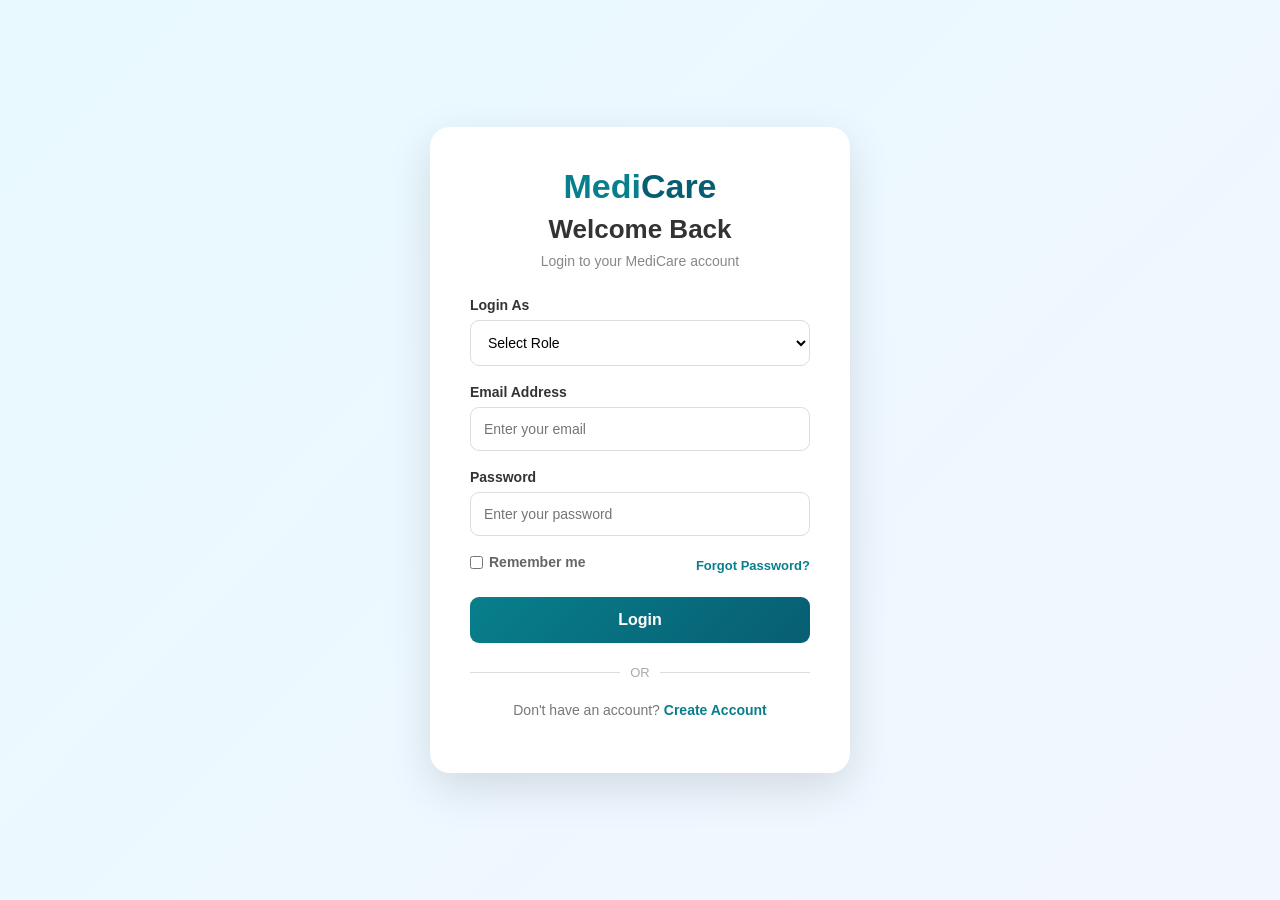
<file: index.html>
<!DOCTYPE html>
<html lang="en">
<head>
    <meta charset="UTF-8">
    <meta name="viewport" content="width=device-width, initial-scale=1.0">

    <title>MediCare - Login</title>

    <style>
        * {
            margin: 0;
            padding: 0;
            box-sizing: border-box;
            font-family: Arial, sans-serif;
        }

        body {
            min-height: 100vh;
            display: flex;
            justify-content: center;
            align-items: center;
            background: linear-gradient(135deg, #e8faff, #f2f6ff);
        }

        .login-container {
            width: 420px;
            max-width: 92%;
            background: white;
            padding: 40px;
            border-radius: 20px;
            box-shadow: 0 15px 45px rgba(0, 0, 0, 0.12);
        }

        .logo {
            text-align: center;
            font-size: 34px;
            font-weight: bold;
            color: #087f8c;
            margin-bottom: 8px;
        }

        .logo span {
            color: #075e72;
        }

        .welcome {
            text-align: center;
            color: #333;
            font-size: 26px;
            margin-bottom: 8px;
        }

        .subtitle {
            text-align: center;
            color: #888;
            font-size: 14px;
            margin-bottom: 28px;
        }

        .input-group {
            margin-bottom: 18px;
        }

        label {
            display: block;
            color: #333;
            font-weight: bold;
            font-size: 14px;
            margin-bottom: 7px;
        }

        input,
        select {
            width: 100%;
            padding: 13px;
            border: 1px solid #ddd;
            border-radius: 9px;
            outline: none;
            font-size: 14px;
            background: white;
        }

        input:focus,
        select:focus {
            border-color: #087f8c;
            box-shadow: 0 0 0 3px rgba(8, 127, 140, 0.08);
        }

        .options {
            display: flex;
            justify-content: space-between;
            align-items: center;
            margin: 5px 0 20px;
            font-size: 13px;
        }

        .remember {
            display: flex;
            align-items: center;
            gap: 6px;
            color: #666;
        }

        .remember input {
            width: auto;
        }

        a {
            color: #087f8c;
            text-decoration: none;
            font-weight: bold;
        }

        .login-btn {
            width: 100%;
            padding: 14px;
            border: none;
            border-radius: 9px;
            background: linear-gradient(135deg, #087f8c, #075e72);
            color: white;
            font-size: 16px;
            font-weight: bold;
            cursor: pointer;
            transition: 0.3s;
        }

        .login-btn:hover {
            transform: translateY(-2px);
            box-shadow: 0 7px 18px rgba(8, 127, 140, 0.25);
        }

        .divider {
            display: flex;
            align-items: center;
            gap: 10px;
            margin: 22px 0;
            color: #aaa;
            font-size: 13px;
        }

        .divider::before,
        .divider::after {
            content: "";
            height: 1px;
            background: #ddd;
            flex: 1;
        }

        .google-btn {
            width: 100%;
            padding: 13px;
            border: 1px solid #ddd;
            border-radius: 9px;
            background: white;
            color: #333;
            font-size: 14px;
            cursor: pointer;
        }

        .google-btn:hover {
            background: #f8f8f8;
        }

        .register {
            text-align: center;
            margin-top: 22px;
            color: #777;
            font-size: 14px;
        }

        #message {
            text-align: center;
            margin-top: 15px;
            font-size: 13px;
            font-weight: bold;
        }

        /* FORGOT PASSWORD MODAL */

        .modal {
            display: none;
            position: fixed;
            inset: 0;
            background: rgba(0, 0, 0, 0.5);
            justify-content: center;
            align-items: center;
        }

        .modal-box {
            width: 380px;
            max-width: 90%;
            background: white;
            padding: 30px;
            border-radius: 18px;
        }

        .modal-box h3 {
            color: #075e72;
            margin-bottom: 10px;
        }

        .modal-box p {
            color: #777;
            font-size: 14px;
            margin-bottom: 18px;
        }

        .close {
            float: right;
            font-size: 25px;
            color: #777;
            cursor: pointer;
        }

        .reset-btn {
            width: 100%;
            margin-top: 15px;
            padding: 12px;
            border: none;
            border-radius: 8px;
            background: #087f8c;
            color: white;
            cursor: pointer;
            font-weight: bold;
        }

        @media (max-width: 450px) {
            .login-container {
                padding: 30px 22px;
            }
        }
    </style>
</head>

<body>

<div class="login-container">

    <div class="logo">
        Medi<span>Care</span>
    </div>

    <h2 class="welcome">Welcome Back</h2>

    <p class="subtitle">
        Login to your MediCare account
    </p>

    <form id="loginForm">

        <!-- ROLE -->

        <div class="input-group">
            <label>Login As</label>

            <select id="role" required>
                <option value="">Select Role</option>
                <option value="patient">Patient</option>
                <option value="doctor">Doctor</option>
                <option value="admin">Admin</option>
            </select>
        </div>

        <!-- EMAIL -->

        <div class="input-group">
            <label>Email Address</label>

            <input
                type="email"
                id="email"
                placeholder="Enter your email"
                required
            >
        </div>

        <!-- PASSWORD -->

        <div class="input-group">
            <label>Password</label>

            <input
                type="password"
                id="password"
                placeholder="Enter your password"
                required
            >
        </div>

        <!-- OPTIONS -->

        <div class="options">

            <label class="remember">
                <input type="checkbox" id="remember">
                Remember me
            </label>

            <a href="#" onclick="forgotPassword(event)">
                Forgot Password?
            </a>

        </div>

        <button type="submit" class="login-btn">
            Login
        </button>

    </form>

    <div class="divider">
        OR
    </div>

    

    <div class="register">
        Don't have an account?
        <a href="register.html">
            Create Account
        </a>
    </div>

    <p id="message"></p>

</div>


<!-- FORGOT PASSWORD -->

<div class="modal" id="forgotModal">

    <div class="modal-box">

        <span class="close" onclick="closeForgot()">
            ×
        </span>

        <h3>Reset Password</h3>

        <p>
            Enter your registered email address.
        </p>

        <input
            type="email"
            id="resetEmail"
            placeholder="Enter email address"
        >

        <button class="reset-btn" onclick="resetPassword()">
            Send Reset Link
        </button>

    </div>

</div>


<script>

    // LOGIN

    document.getElementById("loginForm").addEventListener("submit", function(e) {

        e.preventDefault();

        const role = document.getElementById("role").value;
        const email = document.getElementById("email").value;
        const password = document.getElementById("password").value;
        const remember = document.getElementById("remember").checked;
        const message = document.getElementById("message");

        if (!role || !email || !password) {

            message.style.color = "red";
            message.textContent = "Please fill all fields.";

            return;
        }

        localStorage.setItem("medicareUser", email);
        localStorage.setItem("medicareRole", role);

        if (remember) {
            localStorage.setItem("rememberMe", "true");
        }

        message.style.color = "green";
        message.textContent = "Login successful!";

        setTimeout(() => {
            window.location.href = "dashboard.html";
        }, 1000);

    });


    // GOOGLE LOGIN

    function googleLogin() {

        alert("Google Login will be connected later.");

    }


    // FORGOT PASSWORD

    function forgotPassword(event) {

        event.preventDefault();

        document.getElementById("forgotModal").style.display = "flex";

    }


    function closeForgot() {

        document.getElementById("forgotModal").style.display = "none";

    }


    function resetPassword() {

        const email = document.getElementById("resetEmail").value;

        if (!email) {

            alert("Please enter your email.");

            return;
        }

        alert("Password reset link sent to " + email);

        closeForgot();

    }

</script>

</body>
</html>
</file>
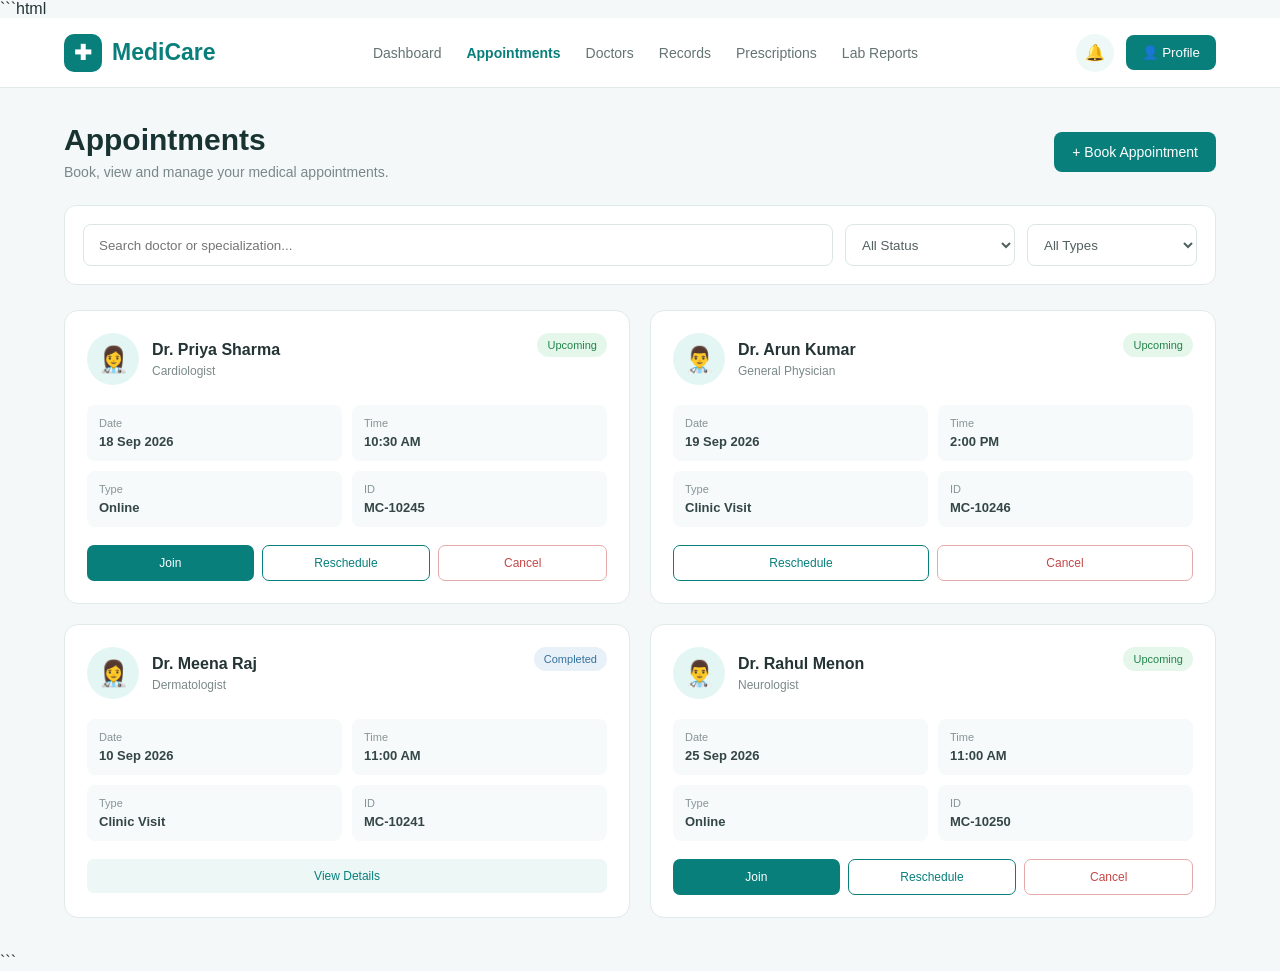
<file: appointments.html>
```html
<!DOCTYPE html>
<html lang="en">
<head>
<meta charset="UTF-8">
<meta name="viewport" content="width=device-width, initial-scale=1.0">
<title>MediCare - Appointments</title>

<style>
*{
    margin:0;
    padding:0;
    box-sizing:border-box;
    font-family:Arial,sans-serif;
}

body{
    background:#f4f8f8;
    color:#243333;
}

/* ================= NAVBAR ================= */

.navbar{
    height:70px;
    background:#ffffff;
    border-bottom:1px solid #e1eaea;
    display:flex;
    align-items:center;
    justify-content:space-between;
    padding:0 5%;
    position:sticky;
    top:0;
    z-index:1000;
}

.logo{
    display:flex;
    align-items:center;
    gap:10px;
    color:#087f7b;
    font-size:23px;
    font-weight:bold;
}

.logo-icon{
    width:38px;
    height:38px;
    background:#087f7b;
    color:white;
    border-radius:10px;
    display:flex;
    align-items:center;
    justify-content:center;
    font-size:21px;
}

.nav-links{
    display:flex;
    align-items:center;
    gap:25px;
}

.nav-links a{
    color:#657373;
    text-decoration:none;
    font-size:14px;
    padding:8px 0;
}

.nav-links a:hover,
.nav-links a.active{
    color:#087f7b;
    font-weight:bold;
}

.nav-right{
    display:flex;
    align-items:center;
    gap:12px;
}

.notification{
    width:38px;
    height:38px;
    border-radius:50%;
    background:#edf8f7;
    display:flex;
    align-items:center;
    justify-content:center;
    cursor:pointer;
}

.profile-btn{
    border:none;
    background:#087f7b;
    color:white;
    padding:10px 16px;
    border-radius:8px;
    cursor:pointer;
}

.profile-btn:hover{
    background:#056663;
}

/* ================= MAIN ================= */

.container{
    width:90%;
    max-width:1200px;
    margin:35px auto;
}

.page-heading{
    display:flex;
    justify-content:space-between;
    align-items:center;
    margin-bottom:25px;
}

.page-heading h1{
    font-size:30px;
    color:#193333;
    margin-bottom:7px;
}

.page-heading p{
    color:#7a8888;
    font-size:14px;
}

.primary-btn{
    background:#087f7b;
    border:none;
    color:white;
    padding:12px 18px;
    border-radius:8px;
    cursor:pointer;
    font-size:14px;
}

.primary-btn:hover{
    background:#056663;
}

/* ================= FILTER BAR ================= */

.filter-box{
    background:white;
    border:1px solid #e1eaea;
    padding:18px;
    border-radius:12px;
    display:flex;
    gap:12px;
    margin-bottom:25px;
}

.search-box{
    flex:1;
    position:relative;
}

.search-box input{
    width:100%;
    height:42px;
    border:1px solid #dce6e6;
    border-radius:8px;
    padding:0 15px;
    outline:none;
}

.filter-box select{
    height:42px;
    min-width:170px;
    border:1px solid #dce6e6;
    border-radius:8px;
    padding:0 12px;
    background:white;
    color:#526060;
    outline:none;
}

/* ================= APPOINTMENT GRID ================= */

.appointment-grid{
    display:grid;
    grid-template-columns:repeat(2,1fr);
    gap:20px;
}

.appointment-card{
    background:white;
    border:1px solid #e1eaea;
    border-radius:14px;
    padding:22px;
    transition:0.25s;
}

.appointment-card:hover{
    transform:translateY(-3px);
    box-shadow:0 10px 25px rgba(0,80,80,0.08);
}

.card-top{
    display:flex;
    justify-content:space-between;
    align-items:flex-start;
    margin-bottom:20px;
}

.doctor-info{
    display:flex;
    align-items:center;
    gap:13px;
}

.doctor-img{
    width:52px;
    height:52px;
    border-radius:50%;
    background:#e4f6f4;
    display:flex;
    align-items:center;
    justify-content:center;
    font-size:25px;
}

.doctor-info h3{
    font-size:16px;
    margin-bottom:5px;
}

.doctor-info p{
    font-size:12px;
    color:#7c8989;
}

.status{
    padding:6px 10px;
    border-radius:20px;
    font-size:11px;
    background:#e5f7eb;
    color:#23844a;
}

.status.completed{
    background:#e9f1f8;
    color:#32709c;
}

.status.cancelled{
    background:#fdeaea;
    color:#c34848;
}

.details{
    display:grid;
    grid-template-columns:1fr 1fr;
    gap:10px;
    margin-bottom:18px;
}

.detail{
    background:#f7fafa;
    padding:12px;
    border-radius:8px;
}

.detail span{
    display:block;
    color:#879494;
    font-size:11px;
    margin-bottom:5px;
}

.detail strong{
    font-size:13px;
    color:#344646;
}

.card-actions{
    display:flex;
    gap:8px;
}

.card-actions button{
    flex:1;
    padding:10px 5px;
    border-radius:7px;
    font-size:12px;
    cursor:pointer;
}

.join-btn{
    border:none;
    background:#087f7b;
    color:white;
}

.reschedule-btn{
    border:1px solid #087f7b;
    color:#087f7b;
    background:white;
}

.cancel-btn{
    border:1px solid #e4aaaa;
    color:#c34848;
    background:white;
}

.details-btn{
    border:none;
    background:#edf7f6;
    color:#087f7b;
}

/* ================= EMPTY MESSAGE ================= */

.empty{
    display:none;
    background:white;
    border:1px solid #e1eaea;
    border-radius:12px;
    padding:50px;
    text-align:center;
    color:#7b8989;
}

.empty-icon{
    font-size:40px;
    margin-bottom:12px;
}

/* ================= MODAL ================= */

.modal{
    display:none;
    position:fixed;
    inset:0;
    background:rgba(0,0,0,0.45);
    align-items:center;
    justify-content:center;
    padding:20px;
    z-index:2000;
}

.modal-box{
    width:100%;
    max-width:500px;
    background:white;
    border-radius:15px;
    padding:25px;
    max-height:90vh;
    overflow-y:auto;
}

.modal-header{
    display:flex;
    justify-content:space-between;
    align-items:center;
    margin-bottom:20px;
}

.modal-header h2{
    font-size:21px;
}

.close{
    border:none;
    background:none;
    font-size:26px;
    cursor:pointer;
    color:#777;
}

.form-group{
    margin-bottom:15px;
}

.form-group label{
    display:block;
    font-size:13px;
    margin-bottom:7px;
    color:#445454;
}

.form-group input,
.form-group select{
    width:100%;
    height:43px;
    border:1px solid #dce6e6;
    border-radius:8px;
    padding:0 12px;
    outline:none;
}

.form-group input:focus,
.form-group select:focus,
.search-box input:focus{
    border-color:#087f7b;
}

.submit-btn{
    width:100%;
    height:44px;
    border:none;
    background:#087f7b;
    color:white;
    border-radius:8px;
    cursor:pointer;
    font-size:14px;
}

.submit-btn:hover{
    background:#056663;
}

/* ================= TOAST ================= */

.toast{
    position:fixed;
    right:25px;
    bottom:25px;
    background:#173b3a;
    color:white;
    padding:14px 18px;
    border-radius:9px;
    font-size:13px;
    display:none;
    z-index:3000;
    box-shadow:0 8px 25px rgba(0,0,0,0.2);
}

/* ================= RESPONSIVE ================= */

@media(max-width:1000px){

    .nav-links{
        gap:13px;
    }

    .appointment-grid{
        grid-template-columns:1fr;
    }
}

@media(max-width:750px){

    .navbar{
        padding:0 4%;
    }

    .nav-links{
        display:none;
    }

    .container{
        width:92%;
    }

    .page-heading{
        flex-direction:column;
        align-items:flex-start;
        gap:15px;
    }

    .filter-box{
        flex-direction:column;
    }

    .filter-box select{
        width:100%;
    }
}

@media(max-width:500px){

    .logo{
        font-size:20px;
    }

    .profile-btn{
        padding:9px 11px;
    }

    .details{
        grid-template-columns:1fr;
    }

    .card-actions{
        flex-wrap:wrap;
    }

    .card-actions button{
        min-width:30%;
    }
}
</style>
</head>

<body>

<!-- ================= NAVBAR ================= -->

<nav class="navbar">

    <div class="logo">
        <div class="logo-icon">✚</div>
        MediCare
    </div>

    <div class="nav-links">

        <a href="dashboard.html">Dashboard</a>

        <a href="appointments.html" class="active">
            Appointments
        </a>

        <a href="doctors.html">
            Doctors
        </a>

        <a href="records.html">
            Records
        </a>

        <a href="prescriptions.html">
            Prescriptions
        </a>

        <a href="lab-reports.html">
            Lab Reports
        </a>

    </div>

    <div class="nav-right">

        <div class="notification"
             onclick="showNotifications()">
            🔔
        </div>

        <button class="profile-btn"
                onclick="goProfile()">
            👤 Profile
        </button>

    </div>

</nav>


<!-- ================= MAIN ================= -->

<main class="container">

    <div class="page-heading">

        <div>
            <h1>Appointments</h1>
            <p>Book, view and manage your medical appointments.</p>
        </div>

        <button class="primary-btn"
                onclick="openBooking()">
            + Book Appointment
        </button>

    </div>


    <!-- ================= FILTER ================= -->

    <div class="filter-box">

        <div class="search-box">

            <input
                type="text"
                id="searchInput"
                placeholder="Search doctor or specialization..."
                oninput="filterAppointments()">

        </div>

        <select id="statusFilter"
                onchange="filterAppointments()">

            <option value="all">
                All Status
            </option>

            <option value="upcoming">
                Upcoming
            </option>

            <option value="completed">
                Completed
            </option>

            <option value="cancelled">
                Cancelled
            </option>

        </select>

        <select id="typeFilter"
                onchange="filterAppointments()">

            <option value="all">
                All Types
            </option>

            <option value="online">
                Online
            </option>

            <option value="clinic">
                Clinic Visit
            </option>

        </select>

    </div>


    <!-- ================= APPOINTMENTS ================= -->

    <div class="appointment-grid"
         id="appointmentGrid">


        <!-- CARD 1 -->

        <div class="appointment-card"
             data-doctor="Dr. Priya Sharma"
             data-specialization="Cardiologist"
             data-status="upcoming"
             data-type="online">

            <div class="card-top">

                <div class="doctor-info">

                    <div class="doctor-img">
                        👩‍⚕️
                    </div>

                    <div>
                        <h3>Dr. Priya Sharma</h3>
                        <p>Cardiologist</p>
                    </div>

                </div>

                <span class="status">
                    Upcoming
                </span>

            </div>


            <div class="details">

                <div class="detail">
                    <span>Date</span>
                    <strong>18 Sep 2026</strong>
                </div>

                <div class="detail">
                    <span>Time</span>
                    <strong>10:30 AM</strong>
                </div>

                <div class="detail">
                    <span>Type</span>
                    <strong>Online</strong>
                </div>

                <div class="detail">
                    <span>ID</span>
                    <strong>MC-10245</strong>
                </div>

            </div>


            <div class="card-actions">

                <button class="join-btn"
                        onclick="joinConsultation()">
                    Join
                </button>

                <button class="reschedule-btn"
                        onclick="rescheduleAppointment()">
                    Reschedule
                </button>

                <button class="cancel-btn"
                        onclick="cancelAppointment(this)">
                    Cancel
                </button>

            </div>

        </div>


        <!-- CARD 2 -->

        <div class="appointment-card"
             data-doctor="Dr. Arun Kumar"
             data-specialization="General Physician"
             data-status="upcoming"
             data-type="clinic">

            <div class="card-top">

                <div class="doctor-info">

                    <div class="doctor-img">
                        👨‍⚕️
                    </div>

                    <div>
                        <h3>Dr. Arun Kumar</h3>
                        <p>General Physician</p>
                    </div>

                </div>

                <span class="status">
                    Upcoming
                </span>

            </div>


            <div class="details">

                <div class="detail">
                    <span>Date</span>
                    <strong>19 Sep 2026</strong>
                </div>

                <div class="detail">
                    <span>Time</span>
                    <strong>2:00 PM</strong>
                </div>

                <div class="detail">
                    <span>Type</span>
                    <strong>Clinic Visit</strong>
                </div>

                <div class="detail">
                    <span>ID</span>
                    <strong>MC-10246</strong>
                </div>

            </div>


            <div class="card-actions">

                <button class="reschedule-btn"
                        onclick="rescheduleAppointment()">
                    Reschedule
                </button>

                <button class="cancel-btn"
                        onclick="cancelAppointment(this)">
                    Cancel
                </button>

            </div>

        </div>


        <!-- CARD 3 -->

        <div class="appointment-card"
             data-doctor="Dr. Meena Raj"
             data-specialization="Dermatologist"
             data-status="completed"
             data-type="clinic">

            <div class="card-top">

                <div class="doctor-info">

                    <div class="doctor-img">
                        👩‍⚕️
                    </div>

                    <div>
                        <h3>Dr. Meena Raj</h3>
                        <p>Dermatologist</p>
                    </div>

                </div>

                <span class="status completed">
                    Completed
                </span>

            </div>


            <div class="details">

                <div class="detail">
                    <span>Date</span>
                    <strong>10 Sep 2026</strong>
                </div>

                <div class="detail">
                    <span>Time</span>
                    <strong>11:00 AM</strong>
                </div>

                <div class="detail">
                    <span>Type</span>
                    <strong>Clinic Visit</strong>
                </div>

                <div class="detail">
                    <span>ID</span>
                    <strong>MC-10241</strong>
                </div>

            </div>


            <div class="card-actions">

                <button class="details-btn"
                        onclick="viewAppointment()">
                    View Details
                </button>

            </div>

        </div>


        <!-- CARD 4 -->

        <div class="appointment-card"
             data-doctor="Dr. Rahul Menon"
             data-specialization="Neurologist"
             data-status="upcoming"
             data-type="online">

            <div class="card-top">

                <div class="doctor-info">

                    <div class="doctor-img">
                        👨‍⚕️
                    </div>

                    <div>
                        <h3>Dr. Rahul Menon</h3>
                        <p>Neurologist</p>
                    </div>

                </div>

                <span class="status">
                    Upcoming
                </span>

            </div>


            <div class="details">

                <div class="detail">
                    <span>Date</span>
                    <strong>25 Sep 2026</strong>
                </div>

                <div class="detail">
                    <span>Time</span>
                    <strong>11:00 AM</strong>
                </div>

                <div class="detail">
                    <span>Type</span>
                    <strong>Online</strong>
                </div>

                <div class="detail">
                    <span>ID</span>
                    <strong>MC-10250</strong>
                </div>

            </div>


            <div class="card-actions">

                <button class="join-btn"
                        onclick="joinConsultation()">
                    Join
                </button>

                <button class="reschedule-btn"
                        onclick="rescheduleAppointment()">
                    Reschedule
                </button>

                <button class="cancel-btn"
                        onclick="cancelAppointment(this)">
                    Cancel
                </button>

            </div>

        </div>

    </div>


    <div class="empty" id="emptyMessage">

        <div class="empty-icon">
            📅
        </div>

        <h3>No appointments found</h3>

        <p>
            Try changing your search or filter.
        </p>

    </div>

</main>


<!-- ================= BOOKING MODAL ================= -->

<div class="modal" id="bookingModal">

    <div class="modal-box">

        <div class="modal-header">

            <h2>Book Appointment</h2>

            <button class="close"
                    onclick="closeBooking()">
                ×
            </button>

        </div>


        <div class="form-group">

            <label>Doctor</label>

            <select id="doctorSelect">

                <option value="">
                    Select Doctor
                </option>

                <option>
                    Dr. Priya Sharma - Cardiologist
                </option>

                <option>
                    Dr. Arun Kumar - General Physician
                </option>

                <option>
                    Dr. Meena Raj - Dermatologist
                </option>

                <option>
                    Dr. Rahul Menon - Neurologist
                </option>

            </select>

        </div>


        <div class="form-group">

            <label>Date</label>

            <input
                type="date"
                id="bookingDate">

        </div>


        <div class="form-group">

            <label>Time</label>

            <input
                type="time"
                id="bookingTime">

        </div>


        <div class="form-group">

            <label>Consultation Type</label>

            <select id="bookingType">

                <option value="">
                    Select Type
                </option>

                <option value="Online">
                    Online Consultation
                </option>

                <option value="Clinic Visit">
                    Clinic Visit
                </option>

            </select>

        </div>


        <div class="form-group">

            <label>Reason for Visit</label>

            <input
                type="text"
                id="reason"
                placeholder="Enter reason for appointment">

        </div>


        <button class="submit-btn"
                onclick="bookAppointment()">

            Confirm Appointment

        </button>

    </div>

</div>


<!-- ================= TOAST ================= -->

<div class="toast" id="toast"></div>


<script>

/* ================= TOAST ================= */

function showToast(message){

    const toast =
        document.getElementById("toast");

    toast.textContent = message;

    toast.style.display = "block";

    setTimeout(function(){

        toast.style.display = "none";

    },3000);
}


/* ================= BOOKING MODAL ================= */

function openBooking(){

    document.getElementById("bookingModal")
        .style.display = "flex";

}

function closeBooking(){

    document.getElementById("bookingModal")
        .style.display = "none";

}


/* ================= BOOK APPOINTMENT ================= */

function bookAppointment(){

    const doctor =
        document.getElementById("doctorSelect").value;

    const date =
        document.getElementById("bookingDate").value;

    const time =
        document.getElementById("bookingTime").value;

    const type =
        document.getElementById("bookingType").value;

    const reason =
        document.getElementById("reason").value;


    if(
        doctor === "" ||
        date === "" ||
        time === "" ||
        type === "" ||
        reason === ""
    ){

        showToast("Please fill all appointment details.");

        return;
    }


    const appointment = {

        doctor: doctor,
        date: date,
        time: time,
        type: type,
        reason: reason,
        status: "Upcoming"

    };


    let appointments =
        JSON.parse(
            localStorage.getItem("medicareAppointments")
        ) || [];


    appointments.push(appointment);


    localStorage.setItem(
        "medicareAppointments",
        JSON.stringify(appointments)
    );


    closeBooking();


    showToast(
        "Appointment booked successfully!"
    );


    document.getElementById("doctorSelect").value = "";
    document.getElementById("bookingDate").value = "";
    document.getElementById("bookingTime").value = "";
    document.getElementById("bookingType").value = "";
    document.getElementById("reason").value = "";

}


/* ================= SEARCH + FILTER ================= */

function filterAppointments(){

    const search =
        document.getElementById("searchInput")
        .value
        .toLowerCase();

    const status =
        document.getElementById("statusFilter")
        .value;

    const type =
        document.getElementById("typeFilter")
        .value;


    const cards =
        document.querySelectorAll(".appointment-card");


    let visible = 0;


    cards.forEach(function(card){

        const doctor =
            card.dataset.doctor.toLowerCase();

        const specialization =
            card.dataset.specialization.toLowerCase();

        const cardStatus =
            card.dataset.status;

        const cardType =
            card.dataset.type;


        const searchMatch =
            doctor.includes(search) ||
            specialization.includes(search);


        const statusMatch =
            status === "all" ||
            cardStatus === status;


        const typeMatch =
            type === "all" ||
            cardType === type;


        if(
            searchMatch &&
            statusMatch &&
            typeMatch
        ){

            card.style.display = "block";
            visible++;

        }else{

            card.style.display = "none";

        }

    });


    const empty =
        document.getElementById("emptyMessage");


    if(visible === 0){

        empty.style.display = "block";

    }else{

        empty.style.display = "none";

    }

}


/* ================= CANCEL ================= */

function cancelAppointment(button){

    const confirmCancel =
        confirm(
            "Are you sure you want to cancel this appointment?"
        );


    if(!confirmCancel){

        return;

    }


    const card =
        button.closest(".appointment-card");


    card.dataset.status = "cancelled";


    const status =
        card.querySelector(".status");


    status.textContent = "Cancelled";

    status.className =
        "status cancelled";


    button.remove();


    showToast(
        "Appointment cancelled successfully."
    );

}


/* ================= JOIN ================= */

function joinConsultation(){

    showToast(
        "Opening online consultation..."
    );

    setTimeout(function(){

        alert(
            "Online Consultation\n\n" +
            "Your consultation room will open here."
        );

    },500);

}


/* ================= RESCHEDULE ================= */

function rescheduleAppointment(){

    openBooking();

    showToast(
        "Select a new date and time."
    );

}


/* ================= VIEW DETAILS ================= */

function viewAppointment(){

    alert(
        "Appointment Details\n\n" +
        "Doctor: Dr. Meena Raj\n" +
        "Specialization: Dermatologist\n" +
        "Date: 10 Sep 2026\n" +
        "Time: 11:00 AM\n" +
        "Status: Completed"
    );

}


/* ================= NOTIFICATIONS ================= */

function showNotifications(){

    alert(
        "Notifications\n\n" +
        "• Appointment reminder\n" +
        "• New lab report available\n" +
        "• Medicine reminder at 8:00 PM"
    );

}


/* ================= PROFILE ================= */

function goProfile(){

    window.location.href =
        "profile.html";

}


/* ================= CLOSE MODAL ================= */

window.addEventListener(
    "click",
    function(event){

        const modal =
            document.getElementById("bookingModal");

        if(event.target === modal){

            closeBooking();

        }

    }
);


/* ================= ESC KEY ================= */

document.addEventListener(
    "keydown",
    function(event){

        if(event.key === "Escape"){

            closeBooking();

        }

    }
);

</script>

</body>
</html>
```
</file>
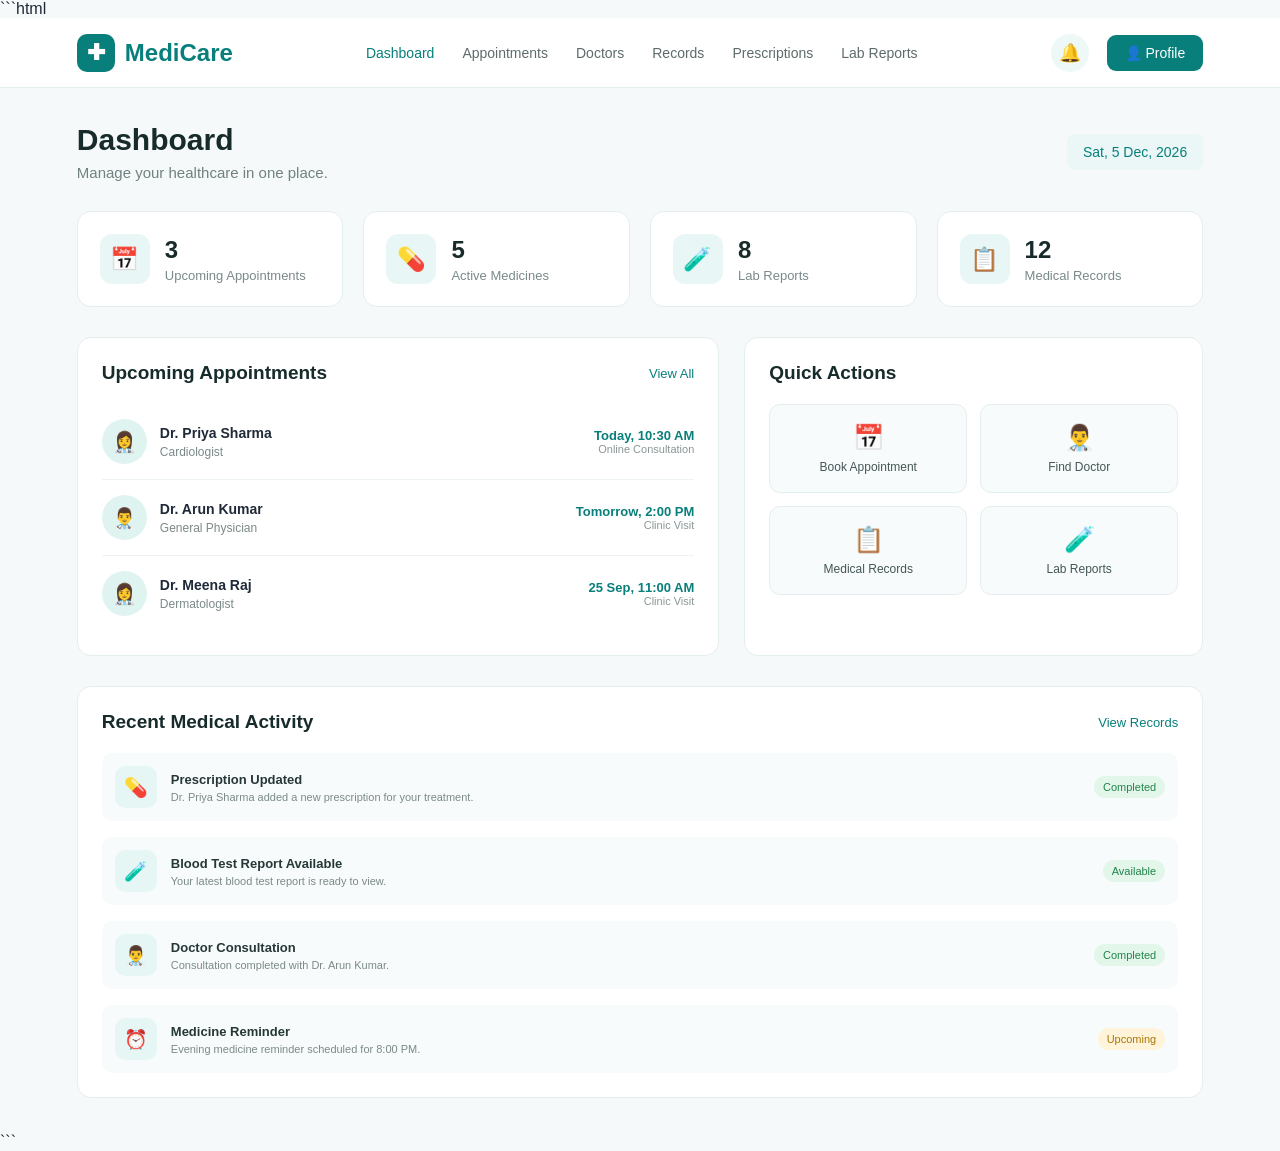
<file: dashboard.html>
```html
<!DOCTYPE html>
<html lang="en">
<head>
    <meta charset="UTF-8">
    <meta name="viewport" content="width=device-width, initial-scale=1.0">
    <title>MediCare - Dashboard</title>

    <style>
        * {
            margin: 0;
            padding: 0;
            box-sizing: border-box;
            font-family: Arial, sans-serif;
        }

        body {
            background: #f5f9f9;
            color: #1f2937;
        }

        /* ================= NAVBAR ================= */

        .navbar {
            height: 70px;
            background: white;
            display: flex;
            align-items: center;
            justify-content: space-between;
            padding: 0 6%;
            border-bottom: 1px solid #e5eeee;
            position: sticky;
            top: 0;
            z-index: 1000;
        }

        .logo {
            display: flex;
            align-items: center;
            gap: 10px;
            font-size: 24px;
            font-weight: bold;
            color: #087f7b;
        }

        .logo-icon {
            width: 38px;
            height: 38px;
            background: #087f7b;
            color: white;
            border-radius: 10px;
            display: flex;
            align-items: center;
            justify-content: center;
            font-size: 22px;
        }

        .nav-links {
            display: flex;
            gap: 28px;
            align-items: center;
        }

        .nav-links a {
            text-decoration: none;
            color: #5f6b6b;
            font-size: 14px;
            font-weight: 500;
            transition: 0.3s;
        }

        .nav-links a:hover,
        .nav-links a.active {
            color: #087f7b;
        }

        .nav-right {
            display: flex;
            align-items: center;
            gap: 18px;
        }

        .notification {
            width: 38px;
            height: 38px;
            border-radius: 50%;
            background: #eef8f7;
            display: flex;
            align-items: center;
            justify-content: center;
            cursor: pointer;
            font-size: 18px;
        }

        .profile-btn {
            background: #087f7b;
            color: white;
            border: none;
            padding: 10px 18px;
            border-radius: 9px;
            cursor: pointer;
            font-size: 14px;
        }

        .profile-btn:hover {
            background: #066865;
        }

        /* ================= MAIN ================= */

        .container {
            width: 88%;
            max-width: 1250px;
            margin: 35px auto;
        }

        .welcome {
            display: flex;
            justify-content: space-between;
            align-items: center;
            margin-bottom: 30px;
        }

        .welcome h1 {
            font-size: 30px;
            color: #172b2b;
            margin-bottom: 7px;
        }

        .welcome p {
            color: #718080;
            font-size: 15px;
        }

        .date {
            color: #087f7b;
            background: #eaf7f6;
            padding: 10px 16px;
            border-radius: 8px;
            font-size: 14px;
        }

        /* ================= STAT CARDS ================= */

        .stats {
            display: grid;
            grid-template-columns: repeat(4, 1fr);
            gap: 20px;
            margin-bottom: 30px;
        }

        .stat-card {
            background: white;
            padding: 22px;
            border-radius: 14px;
            border: 1px solid #e4eeee;
            display: flex;
            align-items: center;
            gap: 15px;
            transition: 0.3s;
        }

        .stat-card:hover {
            transform: translateY(-3px);
            box-shadow: 0 8px 25px rgba(0, 100, 100, 0.08);
        }

        .stat-icon {
            width: 50px;
            height: 50px;
            border-radius: 12px;
            background: #e8f7f6;
            display: flex;
            align-items: center;
            justify-content: center;
            font-size: 23px;
        }

        .stat-card h3 {
            font-size: 24px;
            color: #172b2b;
        }

        .stat-card p {
            color: #7a8989;
            font-size: 13px;
            margin-top: 4px;
        }

        /* ================= GRID ================= */

        .dashboard-grid {
            display: grid;
            grid-template-columns: 1.4fr 1fr;
            gap: 25px;
            margin-bottom: 30px;
        }

        .card {
            background: white;
            border-radius: 14px;
            border: 1px solid #e4eeee;
            padding: 24px;
        }

        .card-header {
            display: flex;
            justify-content: space-between;
            align-items: center;
            margin-bottom: 20px;
        }

        .card-header h2 {
            font-size: 19px;
            color: #172b2b;
        }

        .view-all {
            color: #087f7b;
            font-size: 13px;
            text-decoration: none;
            cursor: pointer;
        }

        /* ================= APPOINTMENTS ================= */

        .appointment {
            display: flex;
            align-items: center;
            justify-content: space-between;
            padding: 15px 0;
            border-bottom: 1px solid #edf2f2;
        }

        .appointment:last-child {
            border-bottom: none;
        }

        .doctor-info {
            display: flex;
            align-items: center;
            gap: 13px;
        }

        .doctor-avatar {
            width: 45px;
            height: 45px;
            border-radius: 50%;
            background: #dff3f1;
            display: flex;
            align-items: center;
            justify-content: center;
            font-size: 20px;
        }

        .doctor-info h4 {
            font-size: 14px;
            margin-bottom: 4px;
        }

        .doctor-info p {
            font-size: 12px;
            color: #7b8989;
        }

        .appointment-time {
            text-align: right;
        }

        .appointment-time strong {
            display: block;
            color: #087f7b;
            font-size: 13px;
        }

        .appointment-time span {
            font-size: 11px;
            color: #8a9696;
        }

        /* ================= QUICK ACTIONS ================= */

        .actions {
            display: grid;
            grid-template-columns: repeat(2, 1fr);
            gap: 13px;
        }

        .action {
            padding: 18px 12px;
            background: #f7fbfb;
            border: 1px solid #e5eeee;
            border-radius: 11px;
            text-align: center;
            cursor: pointer;
            transition: 0.3s;
        }

        .action:hover {
            background: #eaf7f6;
            border-color: #bde1df;
            transform: translateY(-2px);
        }

        .action-icon {
            font-size: 25px;
            margin-bottom: 8px;
        }

        .action p {
            font-size: 12px;
            color: #465656;
            font-weight: 500;
        }

        /* ================= RECENT ACTIVITY ================= */

        .activity-list {
            display: flex;
            flex-direction: column;
            gap: 16px;
        }

        .activity {
            display: flex;
            align-items: center;
            gap: 14px;
            padding: 13px;
            background: #f8fbfb;
            border-radius: 10px;
        }

        .activity-icon {
            width: 42px;
            height: 42px;
            border-radius: 10px;
            background: #e6f6f5;
            display: flex;
            align-items: center;
            justify-content: center;
            font-size: 19px;
            flex-shrink: 0;
        }

        .activity-info {
            flex: 1;
        }

        .activity-info h4 {
            font-size: 13px;
            margin-bottom: 4px;
            color: #263737;
        }

        .activity-info p {
            font-size: 11px;
            color: #7b8989;
        }

        .activity-status {
            font-size: 11px;
            padding: 5px 9px;
            border-radius: 20px;
            background: #e3f6ea;
            color: #21844b;
            white-space: nowrap;
        }

        .activity-status.pending {
            background: #fff4d9;
            color: #a87500;
        }

        /* ================= RESPONSIVE ================= */

        @media (max-width: 1050px) {
            .nav-links {
                gap: 15px;
            }

            .stats {
                grid-template-columns: repeat(2, 1fr);
            }

            .dashboard-grid {
                grid-template-columns: 1fr;
            }
        }

        @media (max-width: 750px) {
            .navbar {
                padding: 0 4%;
            }

            .nav-links {
                display: none;
            }

            .container {
                width: 92%;
            }

            .welcome {
                align-items: flex-start;
                flex-direction: column;
                gap: 12px;
            }

            .welcome h1 {
                font-size: 26px;
            }

            .stats {
                grid-template-columns: 1fr;
            }
        }

        @media (max-width: 450px) {
            .logo {
                font-size: 20px;
            }

            .profile-btn {
                padding: 8px 12px;
            }

            .container {
                margin-top: 25px;
            }

            .card {
                padding: 18px;
            }

            .appointment {
                align-items: flex-start;
                gap: 10px;
            }

            .appointment-time {
                text-align: left;
            }
        }
    </style>
</head>

<body>

    <!-- ================= NAVBAR ================= -->

    <nav class="navbar">

        <div class="logo">
            <div class="logo-icon">✚</div>
            MediCare
        </div>

        <div class="nav-links">
            <a href="dashboard.html" class="active">Dashboard</a>
            <a href="appointments.html">Appointments</a>
            <a href="doctors.html">Doctors</a>
            <a href="records.html">Records</a>
            <a href="prescriptions.html">Prescriptions</a>
            <a href="lab-reports.html">Lab Reports</a>
        </div>

        <div class="nav-right">
            <div class="notification" onclick="showNotifications()">
                🔔
            </div>

            <button class="profile-btn" onclick="openProfile()">
                👤 Profile
            </button>
        </div>

    </nav>


    <!-- ================= MAIN ================= -->

    <main class="container">

        <!-- Welcome -->

        <section class="welcome">

            <div>
                <h1>Dashboard</h1>
                <p>Manage your healthcare in one place.</p>
            </div>

            <div class="date" id="currentDate">
                Today
            </div>

        </section>


        <!-- ================= STATS ================= -->

        <section class="stats">

            <div class="stat-card">
                <div class="stat-icon">📅</div>

                <div>
                    <h3>3</h3>
                    <p>Upcoming Appointments</p>
                </div>
            </div>


            <div class="stat-card">
                <div class="stat-icon">💊</div>

                <div>
                    <h3>5</h3>
                    <p>Active Medicines</p>
                </div>
            </div>


            <div class="stat-card">
                <div class="stat-icon">🧪</div>

                <div>
                    <h3>8</h3>
                    <p>Lab Reports</p>
                </div>
            </div>


            <div class="stat-card">
                <div class="stat-icon">📋</div>

                <div>
                    <h3>12</h3>
                    <p>Medical Records</p>
                </div>
            </div>

        </section>


        <!-- ================= APPOINTMENTS + QUICK ACTIONS ================= -->

        <section class="dashboard-grid">

            <!-- Upcoming Appointments -->

            <div class="card">

                <div class="card-header">
                    <h2>Upcoming Appointments</h2>

                    <a class="view-all"
                       href="appointments.html">
                        View All
                    </a>
                </div>


                <div class="appointment">

                    <div class="doctor-info">

                        <div class="doctor-avatar">
                            👩‍⚕️
                        </div>

                        <div>
                            <h4>Dr. Priya Sharma</h4>
                            <p>Cardiologist</p>
                        </div>

                    </div>

                    <div class="appointment-time">
                        <strong>Today, 10:30 AM</strong>
                        <span>Online Consultation</span>
                    </div>

                </div>


                <div class="appointment">

                    <div class="doctor-info">

                        <div class="doctor-avatar">
                            👨‍⚕️
                        </div>

                        <div>
                            <h4>Dr. Arun Kumar</h4>
                            <p>General Physician</p>
                        </div>

                    </div>

                    <div class="appointment-time">
                        <strong>Tomorrow, 2:00 PM</strong>
                        <span>Clinic Visit</span>
                    </div>

                </div>


                <div class="appointment">

                    <div class="doctor-info">

                        <div class="doctor-avatar">
                            👩‍⚕️
                        </div>

                        <div>
                            <h4>Dr. Meena Raj</h4>
                            <p>Dermatologist</p>
                        </div>

                    </div>

                    <div class="appointment-time">
                        <strong>25 Sep, 11:00 AM</strong>
                        <span>Clinic Visit</span>
                    </div>

                </div>

            </div>


            <!-- Quick Actions -->

            <div class="card">

                <div class="card-header">
                    <h2>Quick Actions</h2>
                </div>

                <div class="actions">

                    <div class="action"
                         onclick="goTo('appointments.html')">
                        <div class="action-icon">📅</div>
                        <p>Book Appointment</p>
                    </div>

                    <div class="action"
                         onclick="goTo('doctors.html')">
                        <div class="action-icon">👨‍⚕️</div>
                        <p>Find Doctor</p>
                    </div>

                    <div class="action"
                         onclick="goTo('records.html')">
                        <div class="action-icon">📋</div>
                        <p>Medical Records</p>
                    </div>

                    <div class="action"
                         onclick="goTo('lab-reports.html')">
                        <div class="action-icon">🧪</div>
                        <p>Lab Reports</p>
                    </div>

                </div>

            </div>

        </section>


        <!-- ================= RECENT MEDICAL ACTIVITY ================= -->

        <section class="card">

            <div class="card-header">

                <h2>Recent Medical Activity</h2>

                <a class="view-all"
                   href="records.html">
                    View Records
                </a>

            </div>


            <div class="activity-list">

                <!-- Activity 1 -->

                <div class="activity">

                    <div class="activity-icon">
                        💊
                    </div>

                    <div class="activity-info">
                        <h4>Prescription Updated</h4>
                        <p>
                            Dr. Priya Sharma added a new prescription
                            for your treatment.
                        </p>
                    </div>

                    <div class="activity-status">
                        Completed
                    </div>

                </div>


                <!-- Activity 2 -->

                <div class="activity">

                    <div class="activity-icon">
                        🧪
                    </div>

                    <div class="activity-info">
                        <h4>Blood Test Report Available</h4>
                        <p>
                            Your latest blood test report is ready
                            to view.
                        </p>
                    </div>

                    <div class="activity-status">
                        Available
                    </div>

                </div>


                <!-- Activity 3 -->

                <div class="activity">

                    <div class="activity-icon">
                        👨‍⚕️
                    </div>

                    <div class="activity-info">
                        <h4>Doctor Consultation</h4>
                        <p>
                            Consultation completed with Dr. Arun Kumar.
                        </p>
                    </div>

                    <div class="activity-status">
                        Completed
                    </div>

                </div>


                <!-- Activity 4 -->

                <div class="activity">

                    <div class="activity-icon">
                        ⏰
                    </div>

                    <div class="activity-info">
                        <h4>Medicine Reminder</h4>
                        <p>
                            Evening medicine reminder scheduled for
                            8:00 PM.
                        </p>
                    </div>

                    <div class="activity-status pending">
                        Upcoming
                    </div>

                </div>

            </div>

        </section>

    </main>


    <!-- ================= JAVASCRIPT ================= -->

    <script>

        // Current date

        const dateElement =
            document.getElementById("currentDate");

        const today = new Date();

        const options = {
            weekday: "short",
            day: "numeric",
            month: "short",
            year: "numeric"
        };

        dateElement.textContent =
            today.toLocaleDateString("en-IN", options);


        // Navigation

        function goTo(page) {
            window.location.href = page;
        }


        // Notifications

        function showNotifications() {

            alert(
                "Notifications\n\n" +
                "• Your blood test report is available.\n" +
                "• Medicine reminder at 8:00 PM.\n" +
                "• Appointment tomorrow at 2:00 PM."
            );

        }


        // Profile

        function openProfile() {
            window.location.href = "profile.html";
        }

    </script>

</body>
</html>
```
</file>
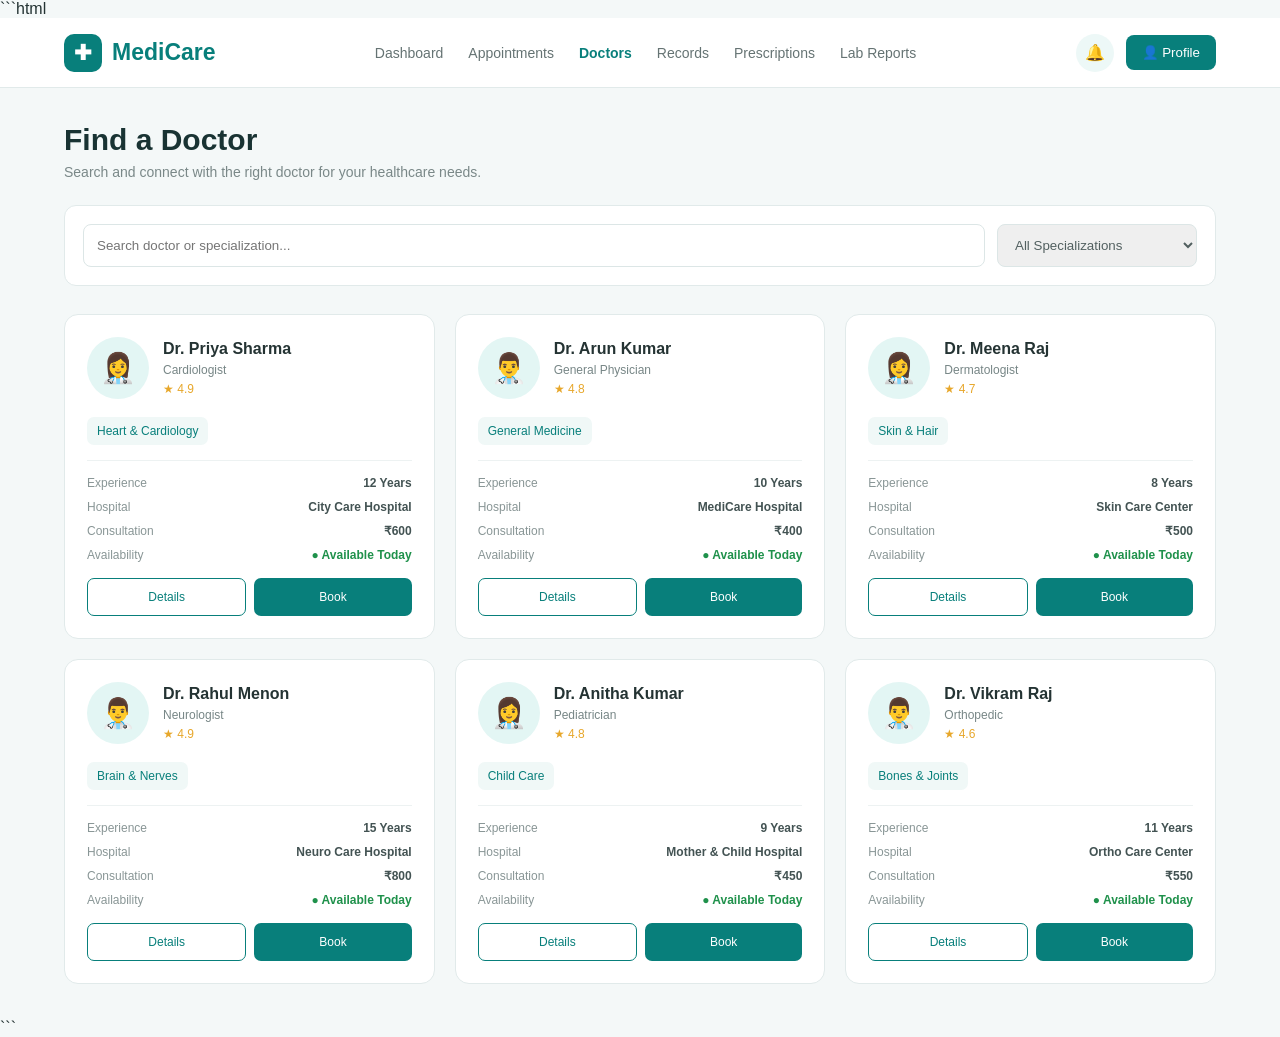
<file: doctors.html>
```html
<!DOCTYPE html>
<html lang="en">
<head>
<meta charset="UTF-8">
<meta name="viewport" content="width=device-width, initial-scale=1.0">
<title>MediCare - Doctors</title>

<style>
*{
    margin:0;
    padding:0;
    box-sizing:border-box;
    font-family:Arial,sans-serif;
}

body{
    background:#f4f8f8;
    color:#243333;
}

/* NAVBAR */

.navbar{
    height:70px;
    background:#fff;
    border-bottom:1px solid #e1eaea;
    display:flex;
    align-items:center;
    justify-content:space-between;
    padding:0 5%;
    position:sticky;
    top:0;
    z-index:1000;
}

.logo{
    display:flex;
    align-items:center;
    gap:10px;
    color:#087f7b;
    font-size:23px;
    font-weight:bold;
}

.logo-icon{
    width:38px;
    height:38px;
    background:#087f7b;
    color:white;
    border-radius:10px;
    display:flex;
    align-items:center;
    justify-content:center;
    font-size:21px;
}

.nav-links{
    display:flex;
    gap:25px;
}

.nav-links a{
    text-decoration:none;
    color:#657373;
    font-size:14px;
}

.nav-links a:hover,
.nav-links a.active{
    color:#087f7b;
    font-weight:bold;
}

.nav-right{
    display:flex;
    align-items:center;
    gap:12px;
}

.notification{
    width:38px;
    height:38px;
    background:#edf8f7;
    border-radius:50%;
    display:flex;
    align-items:center;
    justify-content:center;
    cursor:pointer;
}

.profile-btn{
    border:none;
    background:#087f7b;
    color:white;
    padding:10px 16px;
    border-radius:8px;
    cursor:pointer;
}

/* MAIN */

.container{
    width:90%;
    max-width:1200px;
    margin:35px auto;
}

.heading{
    margin-bottom:25px;
}

.heading h1{
    font-size:30px;
    margin-bottom:7px;
    color:#193333;
}

.heading p{
    color:#7a8888;
    font-size:14px;
}

/* SEARCH */

.search-area{
    background:white;
    border:1px solid #e1eaea;
    border-radius:12px;
    padding:18px;
    display:flex;
    gap:12px;
    margin-bottom:28px;
}

.search{
    flex:1;
}

.search input,
.search-area select{
    width:100%;
    height:43px;
    border:1px solid #dce6e6;
    border-radius:8px;
    padding:0 13px;
    outline:none;
    color:#526060;
}

.search input:focus,
.search-area select:focus{
    border-color:#087f7b;
}

.search-area select{
    width:200px;
}

/* DOCTOR GRID */

.doctor-grid{
    display:grid;
    grid-template-columns:repeat(3,1fr);
    gap:20px;
}

.doctor-card{
    background:white;
    border:1px solid #e1eaea;
    border-radius:14px;
    padding:22px;
    transition:.25s;
}

.doctor-card:hover{
    transform:translateY(-4px);
    box-shadow:0 10px 25px rgba(0,80,80,.08);
}

.doctor-top{
    display:flex;
    gap:14px;
    align-items:center;
    margin-bottom:18px;
}

.doctor-avatar{
    width:62px;
    height:62px;
    border-radius:50%;
    background:#e3f6f4;
    display:flex;
    align-items:center;
    justify-content:center;
    font-size:29px;
}

.doctor-info h3{
    font-size:16px;
    margin-bottom:5px;
}

.doctor-info p{
    color:#778686;
    font-size:12px;
}

.rating{
    margin-top:5px;
    color:#e7a72b;
    font-size:12px;
}

.specialization{
    background:#f0f8f7;
    color:#087f7b;
    padding:7px 10px;
    border-radius:7px;
    font-size:12px;
    display:inline-block;
    margin-bottom:15px;
}

.doctor-details{
    border-top:1px solid #edf2f2;
    padding-top:15px;
    margin-bottom:16px;
}

.detail-row{
    display:flex;
    justify-content:space-between;
    margin-bottom:10px;
    font-size:12px;
}

.detail-row span{
    color:#899696;
}

.detail-row strong{
    color:#435353;
}

.available{
    color:#1f914b!important;
}

.unavailable{
    color:#c44b4b!important;
}

.card-buttons{
    display:flex;
    gap:8px;
}

.card-buttons button{
    flex:1;
    height:38px;
    border-radius:7px;
    cursor:pointer;
    font-size:12px;
}

.book-btn{
    background:#087f7b;
    color:white;
    border:none;
}

.details-btn{
    background:white;
    border:1px solid #087f7b;
    color:#087f7b;
}

/* EMPTY */

.empty{
    display:none;
    background:white;
    border:1px solid #e1eaea;
    border-radius:12px;
    padding:50px;
    text-align:center;
}

.empty-icon{
    font-size:40px;
    margin-bottom:12px;
}

/* MODAL */

.modal{
    display:none;
    position:fixed;
    inset:0;
    background:rgba(0,0,0,.45);
    align-items:center;
    justify-content:center;
    padding:20px;
    z-index:2000;
}

.modal-box{
    width:100%;
    max-width:500px;
    background:white;
    border-radius:15px;
    padding:25px;
    max-height:90vh;
    overflow-y:auto;
}

.modal-header{
    display:flex;
    justify-content:space-between;
    margin-bottom:20px;
}

.modal-header h2{
    font-size:21px;
}

.close{
    border:none;
    background:none;
    font-size:26px;
    cursor:pointer;
}

.form-group{
    margin-bottom:15px;
}

.form-group label{
    display:block;
    font-size:13px;
    margin-bottom:7px;
}

.form-group input,
.form-group select{
    width:100%;
    height:43px;
    border:1px solid #dce6e6;
    border-radius:8px;
    padding:0 12px;
    outline:none;
}

.submit-btn{
    width:100%;
    height:44px;
    border:none;
    background:#087f7b;
    color:white;
    border-radius:8px;
    cursor:pointer;
}

/* TOAST */

.toast{
    position:fixed;
    right:25px;
    bottom:25px;
    background:#173b3a;
    color:white;
    padding:14px 18px;
    border-radius:9px;
    display:none;
    z-index:3000;
    font-size:13px;
}

/* RESPONSIVE */

@media(max-width:1050px){

    .doctor-grid{
        grid-template-columns:repeat(2,1fr);
    }

    .nav-links{
        gap:14px;
    }
}

@media(max-width:750px){

    .nav-links{
        display:none;
    }

    .container{
        width:92%;
    }

    .search-area{
        flex-direction:column;
    }

    .search-area select{
        width:100%;
    }

    .doctor-grid{
        grid-template-columns:1fr;
    }
}
</style>
</head>

<body>

<!-- NAVBAR -->

<nav class="navbar">

    <div class="logo">
        <div class="logo-icon">✚</div>
        MediCare
    </div>

    <div class="nav-links">

        <a href="dashboard.html">Dashboard</a>

        <a href="appointments.html">
            Appointments
        </a>

        <a href="doctors.html" class="active">
            Doctors
        </a>

        <a href="records.html">
            Records
        </a>

        <a href="prescriptions.html">
            Prescriptions
        </a>

        <a href="lab-reports.html">
            Lab Reports
        </a>

    </div>

    <div class="nav-right">

        <div class="notification"
             onclick="showNotifications()">
            🔔
        </div>

        <button class="profile-btn"
                onclick="goProfile()">
            👤 Profile
        </button>

    </div>

</nav>


<main class="container">

    <div class="heading">
        <h1>Find a Doctor</h1>
        <p>Search and connect with the right doctor for your healthcare needs.</p>
    </div>


    <!-- SEARCH -->

    <div class="search-area">

        <div class="search">

            <input
                type="text"
                id="searchInput"
                placeholder="Search doctor or specialization..."
                oninput="filterDoctors()">

        </div>

        <select id="specializationFilter"
                onchange="filterDoctors()">

            <option value="all">
                All Specializations
            </option>

            <option value="cardiologist">
                Cardiologist
            </option>

            <option value="general physician">
                General Physician
            </option>

            <option value="dermatologist">
                Dermatologist
            </option>

            <option value="neurologist">
                Neurologist
            </option>

            <option value="pediatrician">
                Pediatrician
            </option>

            <option value="orthopedic">
                Orthopedic
            </option>

        </select>

    </div>


    <!-- DOCTORS -->

    <div class="doctor-grid" id="doctorGrid">


        <!-- DOCTOR 1 -->

        <div class="doctor-card"
             data-name="Dr. Priya Sharma"
             data-specialization="cardiologist">

            <div class="doctor-top">

                <div class="doctor-avatar">
                    👩‍⚕️
                </div>

                <div class="doctor-info">

                    <h3>Dr. Priya Sharma</h3>

                    <p>Cardiologist</p>

                    <div class="rating">
                        ★ 4.9
                    </div>

                </div>

            </div>

            <span class="specialization">
                Heart & Cardiology
            </span>

            <div class="doctor-details">

                <div class="detail-row">
                    <span>Experience</span>
                    <strong>12 Years</strong>
                </div>

                <div class="detail-row">
                    <span>Hospital</span>
                    <strong>City Care Hospital</strong>
                </div>

                <div class="detail-row">
                    <span>Consultation</span>
                    <strong>₹600</strong>
                </div>

                <div class="detail-row">
                    <span>Availability</span>
                    <strong class="available">
                        ● Available Today
                    </strong>
                </div>

            </div>

            <div class="card-buttons">

                <button class="details-btn"
                        onclick="viewDoctor('Dr. Priya Sharma','Cardiologist','12 Years','₹600')">
                    Details
                </button>

                <button class="book-btn"
                        onclick="bookDoctor('Dr. Priya Sharma','Cardiologist')">
                    Book
                </button>

            </div>

        </div>


        <!-- DOCTOR 2 -->

        <div class="doctor-card"
             data-name="Dr. Arun Kumar"
             data-specialization="general physician">

            <div class="doctor-top">

                <div class="doctor-avatar">
                    👨‍⚕️
                </div>

                <div class="doctor-info">

                    <h3>Dr. Arun Kumar</h3>

                    <p>General Physician</p>

                    <div class="rating">
                        ★ 4.8
                    </div>

                </div>

            </div>

            <span class="specialization">
                General Medicine
            </span>

            <div class="doctor-details">

                <div class="detail-row">
                    <span>Experience</span>
                    <strong>10 Years</strong>
                </div>

                <div class="detail-row">
                    <span>Hospital</span>
                    <strong>MediCare Hospital</strong>
                </div>

                <div class="detail-row">
                    <span>Consultation</span>
                    <strong>₹400</strong>
                </div>

                <div class="detail-row">
                    <span>Availability</span>
                    <strong class="available">
                        ● Available Today
                    </strong>
                </div>

            </div>

            <div class="card-buttons">

                <button class="details-btn"
                        onclick="viewDoctor('Dr. Arun Kumar','General Physician','10 Years','₹400')">
                    Details
                </button>

                <button class="book-btn"
                        onclick="bookDoctor('Dr. Arun Kumar','General Physician')">
                    Book
                </button>

            </div>

        </div>


        <!-- DOCTOR 3 -->

        <div class="doctor-card"
             data-name="Dr. Meena Raj"
             data-specialization="dermatologist">

            <div class="doctor-top">

                <div class="doctor-avatar">
                    👩‍⚕️
                </div>

                <div class="doctor-info">

                    <h3>Dr. Meena Raj</h3>

                    <p>Dermatologist</p>

                    <div class="rating">
                        ★ 4.7
                    </div>

                </div>

            </div>

            <span class="specialization">
                Skin & Hair
            </span>

            <div class="doctor-details">

                <div class="detail-row">
                    <span>Experience</span>
                    <strong>8 Years</strong>
                </div>

                <div class="detail-row">
                    <span>Hospital</span>
                    <strong>Skin Care Center</strong>
                </div>

                <div class="detail-row">
                    <span>Consultation</span>
                    <strong>₹500</strong>
                </div>

                <div class="detail-row">
                    <span>Availability</span>
                    <strong class="available">
                        ● Available Today
                    </strong>
                </div>

            </div>

            <div class="card-buttons">

                <button class="details-btn"
                        onclick="viewDoctor('Dr. Meena Raj','Dermatologist','8 Years','₹500')">
                    Details
                </button>

                <button class="book-btn"
                        onclick="bookDoctor('Dr. Meena Raj','Dermatologist')">
                    Book
                </button>

            </div>

        </div>


        <!-- DOCTOR 4 -->

        <div class="doctor-card"
             data-name="Dr. Rahul Menon"
             data-specialization="neurologist">

            <div class="doctor-top">

                <div class="doctor-avatar">
                    👨‍⚕️
                </div>

                <div class="doctor-info">

                    <h3>Dr. Rahul Menon</h3>

                    <p>Neurologist</p>

                    <div class="rating">
                        ★ 4.9
                    </div>

                </div>

            </div>

            <span class="specialization">
                Brain & Nerves
            </span>

            <div class="doctor-details">

                <div class="detail-row">
                    <span>Experience</span>
                    <strong>15 Years</strong>
                </div>

                <div class="detail-row">
                    <span>Hospital</span>
                    <strong>Neuro Care Hospital</strong>
                </div>

                <div class="detail-row">
                    <span>Consultation</span>
                    <strong>₹800</strong>
                </div>

                <div class="detail-row">
                    <span>Availability</span>
                    <strong class="available">
                        ● Available Today
                    </strong>
                </div>

            </div>

            <div class="card-buttons">

                <button class="details-btn"
                        onclick="viewDoctor('Dr. Rahul Menon','Neurologist','15 Years','₹800')">
                    Details
                </button>

                <button class="book-btn"
                        onclick="bookDoctor('Dr. Rahul Menon','Neurologist')">
                    Book
                </button>

            </div>

        </div>


        <!-- DOCTOR 5 -->

        <div class="doctor-card"
             data-name="Dr. Anitha Kumar"
             data-specialization="pediatrician">

            <div class="doctor-top">

                <div class="doctor-avatar">
                    👩‍⚕️
                </div>

                <div class="doctor-info">

                    <h3>Dr. Anitha Kumar</h3>

                    <p>Pediatrician</p>

                    <div class="rating">
                        ★ 4.8
                    </div>

                </div>

            </div>

            <span class="specialization">
                Child Care
            </span>

            <div class="doctor-details">

                <div class="detail-row">
                    <span>Experience</span>
                    <strong>9 Years</strong>
                </div>

                <div class="detail-row">
                    <span>Hospital</span>
                    <strong>Mother & Child Hospital</strong>
                </div>

                <div class="detail-row">
                    <span>Consultation</span>
                    <strong>₹450</strong>
                </div>

                <div class="detail-row">
                    <span>Availability</span>
                    <strong class="available">
                        ● Available Today
                    </strong>
                </div>

            </div>

            <div class="card-buttons">

                <button class="details-btn"
                        onclick="viewDoctor('Dr. Anitha Kumar','Pediatrician','9 Years','₹450')">
                    Details
                </button>

                <button class="book-btn"
                        onclick="bookDoctor('Dr. Anitha Kumar','Pediatrician')">
                    Book
                </button>

            </div>

        </div>


        <!-- DOCTOR 6 -->

        <div class="doctor-card"
             data-name="Dr. Vikram Raj"
             data-specialization="orthopedic">

            <div class="doctor-top">

                <div class="doctor-avatar">
                    👨‍⚕️
                </div>

                <div class="doctor-info">

                    <h3>Dr. Vikram Raj</h3>

                    <p>Orthopedic</p>

                    <div class="rating">
                        ★ 4.6
                    </div>

                </div>

            </div>

            <span class="specialization">
                Bones & Joints
            </span>

            <div class="doctor-details">

                <div class="detail-row">
                    <span>Experience</span>
                    <strong>11 Years</strong>
                </div>

                <div class="detail-row">
                    <span>Hospital</span>
                    <strong>Ortho Care Center</strong>
                </div>

                <div class="detail-row">
                    <span>Consultation</span>
                    <strong>₹550</strong>
                </div>

                <div class="detail-row">
                    <span>Availability</span>
                    <strong class="available">
                        ● Available Today
                    </strong>
                </div>

            </div>

            <div class="card-buttons">

                <button class="details-btn"
                        onclick="viewDoctor('Dr. Vikram Raj','Orthopedic','11 Years','₹550')">
                    Details
                </button>

                <button class="book-btn"
                        onclick="bookDoctor('Dr. Vikram Raj','Orthopedic')">
                    Book
                </button>

            </div>

        </div>

    </div>


    <div class="empty" id="emptyMessage">

        <div class="empty-icon">🔍</div>

        <h3>No doctors found</h3>

        <p>
            Try another doctor name or specialization.
        </p>

    </div>

</main>


<!-- BOOKING MODAL -->

<div class="modal" id="bookingModal">

    <div class="modal-box">

        <div class="modal-header">

            <h2>Book Appointment</h2>

            <button class="close"
                    onclick="closeModal()">
                ×
            </button>

        </div>


        <div class="form-group">

            <label>Doctor</label>

            <input
                type="text"
                id="selectedDoctor"
                readonly>

        </div>


        <div class="form-group">

            <label>Date</label>

            <input
                type="date"
                id="appointmentDate">

        </div>


        <div class="form-group">

            <label>Time</label>

            <select id="appointmentTime">

                <option value="">
                    Select Time
                </option>

                <option>09:00 AM</option>
                <option>10:00 AM</option>
                <option>11:00 AM</option>
                <option>02:00 PM</option>
                <option>03:00 PM</option>
                <option>04:00 PM</option>
                <option>05:00 PM</option>

            </select>

        </div>


        <div class="form-group">

            <label>Consultation Type</label>

            <select id="consultationType">

                <option value="">
                    Select Type
                </option>

                <option>Online Consultation</option>

                <option>Clinic Visit</option>

            </select>

        </div>


        <button class="submit-btn"
                onclick="confirmBooking()">

            Confirm Appointment

        </button>

    </div>

</div>


<!-- TOAST -->

<div class="toast" id="toast"></div>


<script>

/* ================= FILTER DOCTORS ================= */

function filterDoctors(){

    const search =
        document.getElementById("searchInput")
        .value
        .toLowerCase();

    const specialization =
        document.getElementById("specializationFilter")
        .value;

    const cards =
        document.querySelectorAll(".doctor-card");

    let count = 0;


    cards.forEach(function(card){

        const name =
            card.dataset.name.toLowerCase();

        const spec =
            card.dataset.specialization.toLowerCase();


        const searchMatch =
            name.includes(search) ||
            spec.includes(search);

        const specializationMatch =
            specialization === "all" ||
            spec === specialization;


        if(searchMatch && specializationMatch){

            card.style.display = "block";
            count++;

        }else{

            card.style.display = "none";

        }

    });


    document.getElementById("emptyMessage")
        .style.display =
        count === 0 ? "block" : "none";

}


/* ================= BOOK DOCTOR ================= */

function bookDoctor(name, specialization){

    document.getElementById("selectedDoctor")
        .value =
        name + " - " + specialization;

    document.getElementById("bookingModal")
        .style.display = "flex";

}


/* ================= CONFIRM BOOKING ================= */

function confirmBooking(){

    const doctor =
        document.getElementById("selectedDoctor").value;

    const date =
        document.getElementById("appointmentDate").value;

    const time =
        document.getElementById("appointmentTime").value;

    const type =
        document.getElementById("consultationType").value;


    if(!date || !time || !type){

        showToast(
            "Please complete all appointment details."
        );

        return;

    }


    const booking = {

        doctor:doctor,
        date:date,
        time:time,
        type:type,
        status:"Upcoming"

    };


    let bookings =
        JSON.parse(
            localStorage.getItem("medicareAppointments")
        ) || [];


    bookings.push(booking);


    localStorage.setItem(
        "medicareAppointments",
        JSON.stringify(bookings)
    );


    closeModal();


    showToast(
        "Appointment booked successfully!"
    );


    document.getElementById("appointmentDate")
        .value = "";

    document.getElementById("appointmentTime")
        .value = "";

    document.getElementById("consultationType")
        .value = "";

}


/* ================= DOCTOR DETAILS ================= */

function viewDoctor(
    name,
    specialization,
    experience,
    fee
){

    alert(
        "Doctor Details\n\n" +
        "Doctor: " + name + "\n" +
        "Specialization: " + specialization + "\n" +
        "Experience: " + experience + "\n" +
        "Consultation Fee: " + fee
    );

}


/* ================= MODAL ================= */

function closeModal(){

    document.getElementById("bookingModal")
        .style.display = "none";

}


/* ================= TOAST ================= */

function showToast(message){

    const toast =
        document.getElementById("toast");

    toast.textContent = message;

    toast.style.display = "block";

    setTimeout(function(){

        toast.style.display = "none";

    },3000);

}


/* ================= NOTIFICATIONS ================= */

function showNotifications(){

    alert(
        "Notifications\n\n" +
        "• You have 3 upcoming appointments.\n" +
        "• New lab report available.\n" +
        "• Medicine reminder at 8:00 PM."
    );

}


/* ================= PROFILE ================= */

function goProfile(){

    window.location.href =
        "profile.html";

}


/* ================= CLOSE MODAL ================= */

window.addEventListener(
    "click",
    function(event){

        const modal =
            document.getElementById("bookingModal");

        if(event.target === modal){

            closeModal();

        }

    }
);

</script>

</body>
</html>
```
</file>
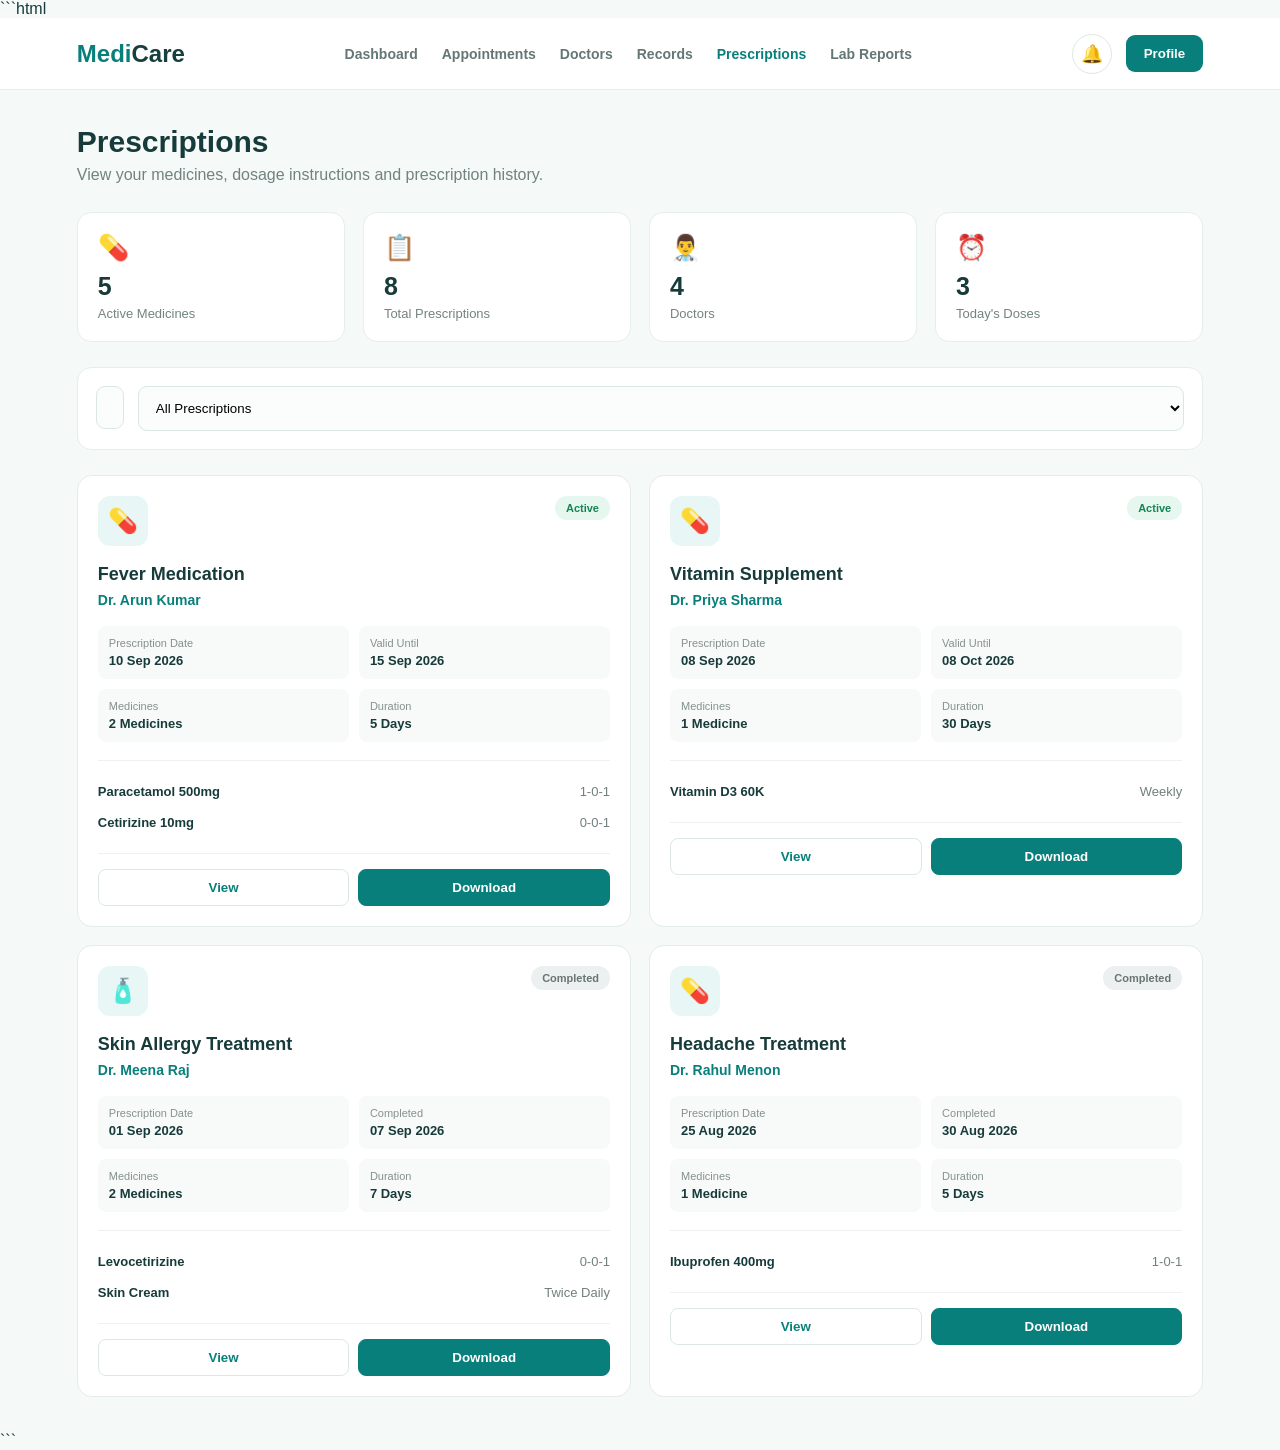
<file: prescriptions.html>
```html
<!DOCTYPE html>
<html lang="en">
<head>
<meta charset="UTF-8">
<meta name="viewport" content="width=device-width, initial-scale=1.0">
<title>Prescriptions | MediCare</title>

<style>
*{
    margin:0;
    padding:0;
    box-sizing:border-box;
    font-family:Arial,sans-serif;
}

body{
    background:#f5f9f8;
    color:#173b3a;
}

/* NAVBAR */
.navbar{
    height:72px;
    background:white;
    display:flex;
    align-items:center;
    justify-content:space-between;
    padding:0 6%;
    border-bottom:1px solid #e5eeee;
    position:sticky;
    top:0;
    z-index:100;
}

.logo{
    font-size:24px;
    font-weight:bold;
    color:#087f7b;
}

.logo span{
    color:#163f3d;
}

.nav-links{
    display:flex;
    gap:24px;
}

.nav-links a{
    text-decoration:none;
    color:#637776;
    font-size:14px;
    font-weight:600;
}

.nav-links a:hover,
.nav-links a.active{
    color:#087f7b;
}

.nav-right{
    display:flex;
    align-items:center;
    gap:14px;
}

.notification{
    width:40px;
    height:40px;
    border:1px solid #dce9e7;
    background:white;
    border-radius:50%;
    cursor:pointer;
    font-size:18px;
}

.profile-btn{
    border:none;
    background:#087f7b;
    color:white;
    padding:11px 18px;
    border-radius:9px;
    cursor:pointer;
    font-weight:bold;
}

/* MAIN */
.container{
    width:88%;
    max-width:1250px;
    margin:35px auto;
}

.page-header{
    display:flex;
    justify-content:space-between;
    align-items:center;
    margin-bottom:28px;
}

.page-header h1{
    font-size:30px;
    margin-bottom:7px;
}

.page-header p{
    color:#708281;
}

/* SUMMARY */
.summary{
    display:grid;
    grid-template-columns:repeat(4,1fr);
    gap:18px;
    margin-bottom:25px;
}

.summary-card{
    background:white;
    padding:20px;
    border-radius:14px;
    border:1px solid #e4eeee;
}

.summary-card .icon{
    font-size:25px;
    margin-bottom:10px;
}

.summary-card h2{
    font-size:25px;
    margin-bottom:5px;
}

.summary-card p{
    color:#748381;
    font-size:13px;
}

/* FILTER */
.filter-box{
    background:white;
    padding:18px;
    border:1px solid #e4eeee;
    border-radius:14px;
    display:flex;
    gap:14px;
    margin-bottom:25px;
}

.search{
    flex:1;
}

.search input,
.filter-box select{
    width:100%;
    padding:13px;
    border:1px solid #dbe7e5;
    border-radius:9px;
    outline:none;
    background:#fbfdfd;
}

.search input:focus,
.filter-box select:focus{
    border-color:#087f7b;
}

/* PRESCRIPTIONS */
.prescriptions{
    display:grid;
    grid-template-columns:repeat(2,1fr);
    gap:18px;
}

.card{
    background:white;
    border:1px solid #e3eceb;
    border-radius:15px;
    padding:20px;
    transition:.2s;
}

.card:hover{
    transform:translateY(-3px);
    box-shadow:0 8px 25px rgba(0,0,0,.06);
}

.card-top{
    display:flex;
    justify-content:space-between;
    align-items:flex-start;
    margin-bottom:18px;
}

.medicine-icon{
    width:50px;
    height:50px;
    background:#e8f7f5;
    border-radius:12px;
    display:flex;
    align-items:center;
    justify-content:center;
    font-size:24px;
}

.status{
    padding:6px 11px;
    border-radius:20px;
    font-size:11px;
    font-weight:bold;
}

.active-status{
    background:#e5f7ef;
    color:#168454;
}

.completed-status{
    background:#edf0f0;
    color:#687573;
}

.card h3{
    font-size:18px;
    margin-bottom:7px;
}

.doctor{
    color:#087f7b;
    font-weight:600;
    font-size:14px;
}

.info-grid{
    display:grid;
    grid-template-columns:1fr 1fr;
    gap:10px;
    margin:18px 0;
}

.info{
    background:#f7faf9;
    padding:11px;
    border-radius:8px;
}

.info small{
    display:block;
    color:#84918f;
    font-size:11px;
    margin-bottom:4px;
}

.info strong{
    font-size:13px;
}

.medicines{
    border-top:1px solid #edf2f1;
    padding-top:15px;
}

.medicine-row{
    display:flex;
    justify-content:space-between;
    padding:8px 0;
    font-size:13px;
}

.medicine-row span{
    color:#71807e;
}

.actions{
    display:flex;
    gap:9px;
    margin-top:15px;
    border-top:1px solid #edf2f1;
    padding-top:15px;
}

.actions button{
    flex:1;
    padding:10px;
    border-radius:8px;
    cursor:pointer;
    font-weight:600;
    border:1px solid #dce8e6;
    background:white;
    color:#087f7b;
}

.actions button:hover{
    background:#eef9f7;
}

.actions .primary{
    background:#087f7b;
    color:white;
    border-color:#087f7b;
}

/* EMPTY */
.empty{
    display:none;
    text-align:center;
    background:white;
    padding:50px;
    border-radius:14px;
    border:1px solid #e4eeee;
    grid-column:1/-1;
}

/* MODAL */
.modal{
    display:none;
    position:fixed;
    inset:0;
    background:rgba(10,35,34,.55);
    align-items:center;
    justify-content:center;
    padding:20px;
    z-index:500;
}

.modal-content{
    width:100%;
    max-width:540px;
    background:white;
    border-radius:16px;
    padding:25px;
    max-height:90vh;
    overflow:auto;
}

.modal-header{
    display:flex;
    justify-content:space-between;
    align-items:center;
    margin-bottom:20px;
}

.close{
    width:35px;
    height:35px;
    border:none;
    border-radius:50%;
    cursor:pointer;
    background:#f1f5f4;
    font-size:18px;
}

.detail-row{
    display:flex;
    justify-content:space-between;
    gap:20px;
    padding:13px 0;
    border-bottom:1px solid #edf1f0;
}

.detail-row span:first-child{
    color:#778582;
}

.detail-row span:last-child{
    font-weight:600;
    text-align:right;
}

.modal-medicine{
    margin-top:18px;
    background:#f7faf9;
    border-radius:10px;
    padding:15px;
}

.modal-medicine h4{
    margin-bottom:10px;
}

.modal-medicine p{
    margin:7px 0;
    font-size:14px;
}

/* TOAST */
.toast{
    position:fixed;
    right:25px;
    bottom:25px;
    background:#173b3a;
    color:white;
    padding:14px 20px;
    border-radius:9px;
    display:none;
    z-index:1000;
}

/* RESPONSIVE */
@media(max-width:1000px){
    .nav-links{
        gap:12px;
    }

    .summary{
        grid-template-columns:repeat(2,1fr);
    }
}

@media(max-width:750px){
    .navbar{
        padding:0 4%;
    }

    .nav-links{
        display:none;
    }

    .page-header{
        flex-direction:column;
        align-items:flex-start;
        gap:15px;
    }

    .filter-box{
        flex-direction:column;
    }

    .prescriptions{
        grid-template-columns:1fr;
    }
}

@media(max-width:500px){
    .container{
        width:92%;
    }

    .summary{
        grid-template-columns:1fr 1fr;
    }

    .info-grid{
        grid-template-columns:1fr;
    }
}
</style>
</head>

<body>

<nav class="navbar">

    <div class="logo">Medi<span>Care</span></div>

    <div class="nav-links">
        <a href="dashboard.html">Dashboard</a>
        <a href="appointments.html">Appointments</a>
        <a href="doctors.html">Doctors</a>
        <a href="records.html">Records</a>
        <a class="active" href="prescriptions.html">Prescriptions</a>
        <a href="lab-reports.html">Lab Reports</a>
    </div>

    <div class="nav-right">
        <button class="notification" onclick="showNotifications()">🔔</button>
        <button class="profile-btn" onclick="goProfile()">Profile</button>
    </div>

</nav>


<div class="container">

    <div class="page-header">
        <div>
            <h1>Prescriptions</h1>
            <p>View your medicines, dosage instructions and prescription history.</p>
        </div>
    </div>


    <!-- SUMMARY -->
    <div class="summary">

        <div class="summary-card">
            <div class="icon">💊</div>
            <h2>5</h2>
            <p>Active Medicines</p>
        </div>

        <div class="summary-card">
            <div class="icon">📋</div>
            <h2>8</h2>
            <p>Total Prescriptions</p>
        </div>

        <div class="summary-card">
            <div class="icon">👨‍⚕️</div>
            <h2>4</h2>
            <p>Doctors</p>
        </div>

        <div class="summary-card">
            <div class="icon">⏰</div>
            <h2>3</h2>
            <p>Today's Doses</p>
        </div>

    </div>


    <!-- FILTER -->
    <div class="filter-box">

        <div class="search">
            <input
                type="text"
                id="searchInput"
                placeholder="Search medicine, doctor or prescription..."
                oninput="filterPrescriptions()"
            >
        </div>

        <select id="statusFilter" onchange="filterPrescriptions()">
            <option value="all">All Prescriptions</option>
            <option value="active">Active</option>
            <option value="completed">Completed</option>
        </select>

    </div>


    <!-- PRESCRIPTIONS -->
    <div class="prescriptions" id="prescriptions">

        <!-- CARD 1 -->
        <div class="card"
             data-status="active"
             data-search="paracetamol fever arun kumar fever medication">

            <div class="card-top">
                <div class="medicine-icon">💊</div>
                <span class="status active-status">Active</span>
            </div>

            <h3>Fever Medication</h3>
            <p class="doctor">Dr. Arun Kumar</p>

            <div class="info-grid">

                <div class="info">
                    <small>Prescription Date</small>
                    <strong>10 Sep 2026</strong>
                </div>

                <div class="info">
                    <small>Valid Until</small>
                    <strong>15 Sep 2026</strong>
                </div>

                <div class="info">
                    <small>Medicines</small>
                    <strong>2 Medicines</strong>
                </div>

                <div class="info">
                    <small>Duration</small>
                    <strong>5 Days</strong>
                </div>

            </div>

            <div class="medicines">

                <div class="medicine-row">
                    <strong>Paracetamol 500mg</strong>
                    <span>1-0-1</span>
                </div>

                <div class="medicine-row">
                    <strong>Cetirizine 10mg</strong>
                    <span>0-0-1</span>
                </div>

            </div>

            <div class="actions">
                <button onclick="viewPrescription(
                    'Fever Medication',
                    'Dr. Arun Kumar',
                    '10 Sep 2026',
                    'Paracetamol 500mg - 1-0-1',
                    'Cetirizine 10mg - 0-0-1'
                )">
                    View
                </button>

                <button class="primary"
                        onclick="downloadPrescription('Fever Medication','Dr. Arun Kumar')">
                    Download
                </button>
            </div>

        </div>


        <!-- CARD 2 -->
        <div class="card"
             data-status="active"
             data-search="vitamin deficiency priya sharma vitamin d">

            <div class="card-top">
                <div class="medicine-icon">💊</div>
                <span class="status active-status">Active</span>
            </div>

            <h3>Vitamin Supplement</h3>
            <p class="doctor">Dr. Priya Sharma</p>

            <div class="info-grid">

                <div class="info">
                    <small>Prescription Date</small>
                    <strong>08 Sep 2026</strong>
                </div>

                <div class="info">
                    <small>Valid Until</small>
                    <strong>08 Oct 2026</strong>
                </div>

                <div class="info">
                    <small>Medicines</small>
                    <strong>1 Medicine</strong>
                </div>

                <div class="info">
                    <small>Duration</small>
                    <strong>30 Days</strong>
                </div>

            </div>

            <div class="medicines">

                <div class="medicine-row">
                    <strong>Vitamin D3 60K</strong>
                    <span>Weekly</span>
                </div>

            </div>

            <div class="actions">

                <button onclick="viewPrescription(
                    'Vitamin Supplement',
                    'Dr. Priya Sharma',
                    '08 Sep 2026',
                    'Vitamin D3 60K - Weekly',
                    'Take once every week'
                )">
                    View
                </button>

                <button class="primary"
                        onclick="downloadPrescription('Vitamin Supplement','Dr. Priya Sharma')">
                    Download
                </button>

            </div>

        </div>


        <!-- CARD 3 -->
        <div class="card"
             data-status="completed"
             data-search="skin allergy meena raj cetirizine cream">

            <div class="card-top">
                <div class="medicine-icon">🧴</div>
                <span class="status completed-status">Completed</span>
            </div>

            <h3>Skin Allergy Treatment</h3>
            <p class="doctor">Dr. Meena Raj</p>

            <div class="info-grid">

                <div class="info">
                    <small>Prescription Date</small>
                    <strong>01 Sep 2026</strong>
                </div>

                <div class="info">
                    <small>Completed</small>
                    <strong>07 Sep 2026</strong>
                </div>

                <div class="info">
                    <small>Medicines</small>
                    <strong>2 Medicines</strong>
                </div>

                <div class="info">
                    <small>Duration</small>
                    <strong>7 Days</strong>
                </div>

            </div>

            <div class="medicines">

                <div class="medicine-row">
                    <strong>Levocetirizine</strong>
                    <span>0-0-1</span>
                </div>

                <div class="medicine-row">
                    <strong>Skin Cream</strong>
                    <span>Twice Daily</span>
                </div>

            </div>

            <div class="actions">

                <button onclick="viewPrescription(
                    'Skin Allergy Treatment',
                    'Dr. Meena Raj',
                    '01 Sep 2026',
                    'Levocetirizine - 0-0-1',
                    'Skin Cream - Twice Daily'
                )">
                    View
                </button>

                <button class="primary"
                        onclick="downloadPrescription('Skin Allergy Treatment','Dr. Meena Raj')">
                    Download
                </button>

            </div>

        </div>


        <!-- CARD 4 -->
        <div class="card"
             data-status="completed"
             data-search="headache neurologist rahul menon migraine">

            <div class="card-top">
                <div class="medicine-icon">💊</div>
                <span class="status completed-status">Completed</span>
            </div>

            <h3>Headache Treatment</h3>
            <p class="doctor">Dr. Rahul Menon</p>

            <div class="info-grid">

                <div class="info">
                    <small>Prescription Date</small>
                    <strong>25 Aug 2026</strong>
                </div>

                <div class="info">
                    <small>Completed</small>
                    <strong>30 Aug 2026</strong>
                </div>

                <div class="info">
                    <small>Medicines</small>
                    <strong>1 Medicine</strong>
                </div>

                <div class="info">
                    <small>Duration</small>
                    <strong>5 Days</strong>
                </div>

            </div>

            <div class="medicines">

                <div class="medicine-row">
                    <strong>Ibuprofen 400mg</strong>
                    <span>1-0-1</span>
                </div>

            </div>

            <div class="actions">

                <button onclick="viewPrescription(
                    'Headache Treatment',
                    'Dr. Rahul Menon',
                    '25 Aug 2026',
                    'Ibuprofen 400mg - 1-0-1',
                    'Take after food'
                )">
                    View
                </button>

                <button class="primary"
                        onclick="downloadPrescription('Headache Treatment','Dr. Rahul Menon')">
                    Download
                </button>

            </div>

        </div>


        <div class="empty" id="emptyState">
            <h3>No prescriptions found</h3>
            <p>Try changing your search or filter.</p>
        </div>

    </div>

</div>


<!-- DETAILS MODAL -->
<div class="modal" id="viewModal">

    <div class="modal-content">

        <div class="modal-header">
            <h2>Prescription Details</h2>
            <button class="close" onclick="closeModal()">×</button>
        </div>

        <div class="detail-row">
            <span>Prescription</span>
            <span id="pName"></span>
        </div>

        <div class="detail-row">
            <span>Doctor</span>
            <span id="pDoctor"></span>
        </div>

        <div class="detail-row">
            <span>Date</span>
            <span id="pDate"></span>
        </div>

        <div class="modal-medicine">
            <h4>Medicine Instructions</h4>
            <p id="medicine1"></p>
            <p id="medicine2"></p>
        </div>

    </div>

</div>


<div class="toast" id="toast"></div>


<script>

/* FILTER */
function filterPrescriptions(){

    const search =
        document.getElementById("searchInput")
        .value
        .toLowerCase();

    const status =
        document.getElementById("statusFilter").value;

    const cards =
        document.querySelectorAll(".card");

    let visible = 0;

    cards.forEach(card => {

        const cardStatus = card.dataset.status;
        const text = card.dataset.search;

        const searchMatch =
            text.includes(search);

        const statusMatch =
            status === "all" ||
            cardStatus === status;

        if(searchMatch && statusMatch){
            card.style.display = "block";
            visible++;
        }else{
            card.style.display = "none";
        }

    });

    document.getElementById("emptyState").style.display =
        visible === 0 ? "block" : "none";
}


/* VIEW PRESCRIPTION */
function viewPrescription(
    name,
    doctor,
    date,
    medicine1,
    medicine2
){

    document.getElementById("pName").textContent = name;
    document.getElementById("pDoctor").textContent = doctor;
    document.getElementById("pDate").textContent = date;

    document.getElementById("medicine1").textContent =
        medicine1;

    document.getElementById("medicine2").textContent =
        medicine2;

    document.getElementById("viewModal").style.display =
        "flex";
}


function closeModal(){

    document.getElementById("viewModal").style.display =
        "none";
}


/* DOWNLOAD */
function downloadPrescription(name,doctor){

    const content =
`MediCare - Prescription

Prescription: ${name}
Doctor: ${doctor}

Patient: MediCare User

This is a digital prescription record generated
from the MediCare healthcare management system.
`;

    const blob = new Blob(
        [content],
        {type:"text/plain"}
    );

    const url =
        URL.createObjectURL(blob);

    const a =
        document.createElement("a");

    a.href = url;

    a.download =
        name.replaceAll(" ","_") +
        "_Prescription.txt";

    document.body.appendChild(a);

    a.click();

    a.remove();

    URL.revokeObjectURL(url);

    showToast("Prescription downloaded");
}


/* NOTIFICATIONS */
function showNotifications(){

    alert(
        "Notifications\n\n" +
        "• Take Paracetamol at 8:00 PM\n" +
        "• New prescription available\n" +
        "• Doctor appointment tomorrow"
    );
}


/* PROFILE */
function goProfile(){

    window.location.href =
        "profile.html";
}


/* TOAST */
function showToast(message){

    const toast =
        document.getElementById("toast");

    toast.textContent = message;

    toast.style.display = "block";

    setTimeout(() => {
        toast.style.display = "none";
    },2500);
}


/* CLOSE MODAL */
window.onclick = function(event){

    const modal =
        document.getElementById("viewModal");

    if(event.target === modal){
        closeModal();
    }
};


/* ESCAPE */
document.addEventListener(
    "keydown",
    function(event){

        if(event.key === "Escape"){
            closeModal();
        }

    }
);

</script>

</body>
</html>
```
</file>
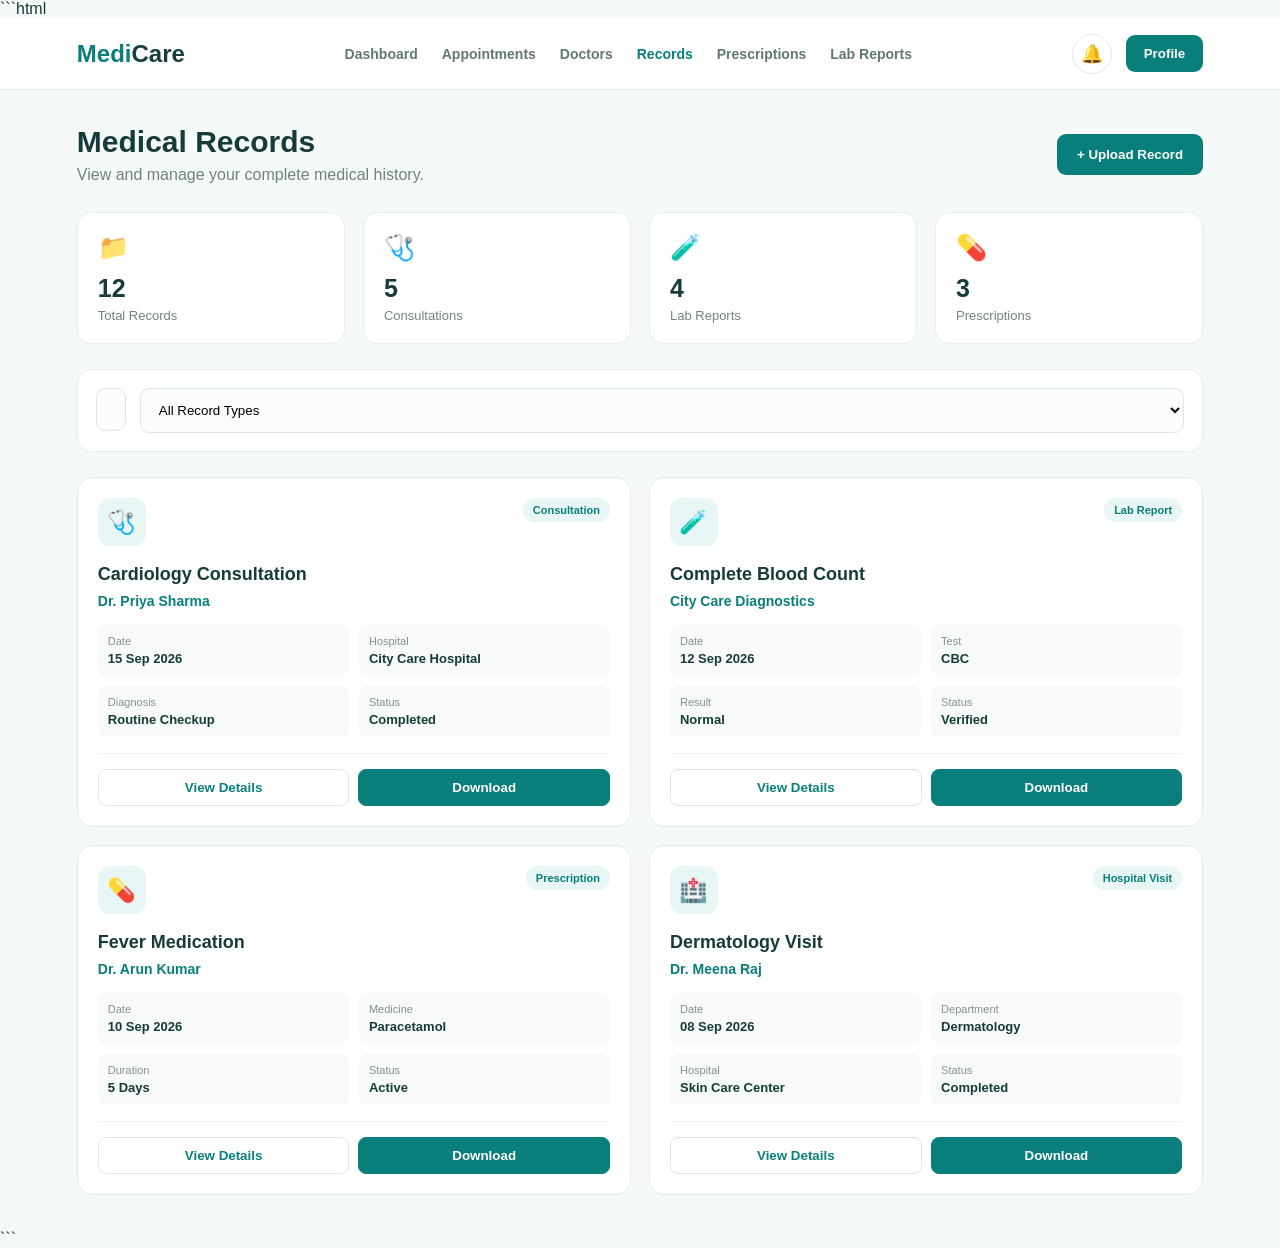
<file: records.html>
```html
<!DOCTYPE html>
<html lang="en">
<head>
    <meta charset="UTF-8">
    <meta name="viewport" content="width=device-width, initial-scale=1.0">
    <title>Medical Records | MediCare</title>

    <style>
        * {
            margin: 0;
            padding: 0;
            box-sizing: border-box;
            font-family: Arial, sans-serif;
        }

        body {
            background: #f5f9f8;
            color: #173b3a;
        }

        /* NAVBAR */
        .navbar {
            height: 72px;
            background: white;
            display: flex;
            align-items: center;
            justify-content: space-between;
            padding: 0 6%;
            border-bottom: 1px solid #e5eeee;
            position: sticky;
            top: 0;
            z-index: 100;
        }

        .logo {
            font-size: 24px;
            font-weight: bold;
            color: #087f7b;
        }

        .logo span {
            color: #163f3d;
        }

        .nav-links {
            display: flex;
            gap: 24px;
            align-items: center;
        }

        .nav-links a {
            text-decoration: none;
            color: #637776;
            font-size: 14px;
            font-weight: 600;
            cursor: pointer;
        }

        .nav-links a:hover,
        .nav-links a.active {
            color: #087f7b;
        }

        .nav-right {
            display: flex;
            align-items: center;
            gap: 14px;
        }

        .notification {
            width: 40px;
            height: 40px;
            border: 1px solid #dce9e7;
            background: white;
            border-radius: 50%;
            cursor: pointer;
            font-size: 18px;
        }

        .profile-btn {
            border: none;
            background: #087f7b;
            color: white;
            padding: 11px 18px;
            border-radius: 9px;
            cursor: pointer;
            font-weight: bold;
        }

        /* MAIN */
        .container {
            width: 88%;
            max-width: 1250px;
            margin: 35px auto;
        }

        .page-header {
            display: flex;
            justify-content: space-between;
            align-items: center;
            gap: 20px;
            margin-bottom: 28px;
        }

        .page-header h1 {
            font-size: 30px;
            margin-bottom: 7px;
        }

        .page-header p {
            color: #708281;
        }

        .upload-btn {
            border: none;
            background: #087f7b;
            color: white;
            padding: 13px 20px;
            border-radius: 9px;
            font-weight: bold;
            cursor: pointer;
        }

        .upload-btn:hover {
            background: #056965;
        }

        /* SUMMARY */
        .summary {
            display: grid;
            grid-template-columns: repeat(4, 1fr);
            gap: 18px;
            margin-bottom: 25px;
        }

        .summary-card {
            background: white;
            padding: 20px;
            border-radius: 14px;
            border: 1px solid #e4eeee;
        }

        .summary-card .icon {
            font-size: 25px;
            margin-bottom: 12px;
        }

        .summary-card h2 {
            font-size: 25px;
            margin-bottom: 5px;
        }

        .summary-card p {
            color: #748381;
            font-size: 13px;
        }

        /* FILTER */
        .filter-box {
            background: white;
            padding: 18px;
            border: 1px solid #e4eeee;
            border-radius: 14px;
            display: flex;
            gap: 14px;
            margin-bottom: 25px;
        }

        .search-box {
            flex: 1;
            position: relative;
        }

        .search-box input,
        .filter-box select {
            width: 100%;
            padding: 13px 14px;
            border: 1px solid #dbe7e5;
            border-radius: 9px;
            outline: none;
            background: #fbfdfd;
        }

        .search-box input:focus,
        .filter-box select:focus {
            border-color: #087f7b;
        }

        /* RECORDS */
        .records {
            display: grid;
            grid-template-columns: repeat(2, 1fr);
            gap: 18px;
        }

        .record-card {
            background: white;
            border: 1px solid #e3eceb;
            border-radius: 15px;
            padding: 20px;
            transition: 0.2s;
        }

        .record-card:hover {
            transform: translateY(-3px);
            box-shadow: 0 8px 25px rgba(0, 0, 0, 0.06);
        }

        .record-top {
            display: flex;
            justify-content: space-between;
            align-items: flex-start;
            margin-bottom: 18px;
        }

        .record-icon {
            width: 48px;
            height: 48px;
            display: flex;
            align-items: center;
            justify-content: center;
            background: #e8f7f5;
            border-radius: 12px;
            font-size: 23px;
        }

        .record-type {
            background: #e8f7f5;
            color: #087f7b;
            padding: 6px 10px;
            border-radius: 20px;
            font-size: 11px;
            font-weight: bold;
        }

        .record-card h3 {
            margin-bottom: 8px;
            font-size: 18px;
        }

        .record-card .doctor {
            color: #087f7b;
            font-weight: 600;
            font-size: 14px;
            margin-bottom: 6px;
        }

        .record-info {
            display: grid;
            grid-template-columns: 1fr 1fr;
            gap: 10px;
            margin: 16px 0;
        }

        .info-item {
            background: #f7faf9;
            padding: 10px;
            border-radius: 8px;
        }

        .info-item small {
            display: block;
            color: #84918f;
            margin-bottom: 4px;
            font-size: 11px;
        }

        .info-item strong {
            font-size: 13px;
        }

        .record-actions {
            display: flex;
            gap: 9px;
            border-top: 1px solid #edf2f1;
            padding-top: 15px;
        }

        .record-actions button {
            flex: 1;
            padding: 10px;
            border-radius: 8px;
            cursor: pointer;
            font-weight: 600;
            border: 1px solid #dce8e6;
            background: white;
            color: #087f7b;
        }

        .record-actions button:hover {
            background: #eef9f7;
        }

        .record-actions .primary {
            background: #087f7b;
            color: white;
            border-color: #087f7b;
        }

        /* EMPTY */
        .empty {
            display: none;
            text-align: center;
            background: white;
            border: 1px solid #e4eeee;
            padding: 50px;
            border-radius: 14px;
            color: #788684;
            grid-column: 1 / -1;
        }

        /* MODAL */
        .modal {
            display: none;
            position: fixed;
            inset: 0;
            background: rgba(10, 35, 34, 0.55);
            align-items: center;
            justify-content: center;
            padding: 20px;
            z-index: 500;
        }

        .modal-content {
            width: 100%;
            max-width: 520px;
            background: white;
            border-radius: 16px;
            padding: 25px;
            max-height: 90vh;
            overflow-y: auto;
        }

        .modal-header {
            display: flex;
            justify-content: space-between;
            align-items: center;
            margin-bottom: 22px;
        }

        .modal-header h2 {
            font-size: 21px;
        }

        .close {
            border: none;
            background: #f1f5f4;
            width: 35px;
            height: 35px;
            border-radius: 50%;
            cursor: pointer;
            font-size: 18px;
        }

        .detail-row {
            padding: 13px 0;
            border-bottom: 1px solid #edf1f0;
            display: flex;
            justify-content: space-between;
            gap: 20px;
        }

        .detail-row span:first-child {
            color: #778582;
        }

        .detail-row span:last-child {
            font-weight: 600;
            text-align: right;
        }

        /* UPLOAD */
        .upload-area {
            border: 2px dashed #c8dfdc;
            border-radius: 12px;
            padding: 30px;
            text-align: center;
            background: #f8fcfb;
            margin-bottom: 18px;
        }

        .upload-area input {
            margin-top: 15px;
        }

        .form-group {
            margin-bottom: 15px;
        }

        .form-group label {
            display: block;
            font-size: 13px;
            font-weight: bold;
            margin-bottom: 7px;
        }

        .form-group input,
        .form-group select {
            width: 100%;
            padding: 12px;
            border: 1px solid #dce8e6;
            border-radius: 8px;
            outline: none;
        }

        .save-btn {
            width: 100%;
            padding: 13px;
            background: #087f7b;
            color: white;
            border: none;
            border-radius: 9px;
            cursor: pointer;
            font-weight: bold;
        }

        /* TOAST */
        .toast {
            position: fixed;
            right: 25px;
            bottom: 25px;
            background: #173b3a;
            color: white;
            padding: 14px 20px;
            border-radius: 9px;
            display: none;
            z-index: 1000;
        }

        @media(max-width: 1000px) {
            .nav-links {
                gap: 12px;
            }

            .summary {
                grid-template-columns: repeat(2, 1fr);
            }
        }

        @media(max-width: 750px) {
            .navbar {
                padding: 0 4%;
            }

            .nav-links {
                display: none;
            }

            .page-header {
                align-items: flex-start;
                flex-direction: column;
            }

            .filter-box {
                flex-direction: column;
            }

            .records {
                grid-template-columns: 1fr;
            }
        }

        @media(max-width: 500px) {
            .summary {
                grid-template-columns: 1fr 1fr;
            }

            .container {
                width: 92%;
            }

            .record-info {
                grid-template-columns: 1fr;
            }
        }
    </style>
</head>

<body>

<!-- NAVBAR -->
<nav class="navbar">
    <div class="logo">Medi<span>Care</span></div>

    <div class="nav-links">
        <a href="dashboard.html">Dashboard</a>
        <a href="appointments.html">Appointments</a>
        <a href="doctors.html">Doctors</a>
        <a class="active" href="records.html">Records</a>
        <a href="prescriptions.html">Prescriptions</a>
        <a href="lab-reports.html">Lab Reports</a>
    </div>

    <div class="nav-right">
        <button class="notification" onclick="showNotifications()">🔔</button>
        <button class="profile-btn" onclick="goProfile()">Profile</button>
    </div>
</nav>


<div class="container">

    <!-- HEADER -->
    <div class="page-header">
        <div>
            <h1>Medical Records</h1>
            <p>View and manage your complete medical history.</p>
        </div>

        <button class="upload-btn" onclick="openUpload()">
            + Upload Record
        </button>
    </div>


    <!-- SUMMARY -->
    <div class="summary">

        <div class="summary-card">
            <div class="icon">📁</div>
            <h2>12</h2>
            <p>Total Records</p>
        </div>

        <div class="summary-card">
            <div class="icon">🩺</div>
            <h2>5</h2>
            <p>Consultations</p>
        </div>

        <div class="summary-card">
            <div class="icon">🧪</div>
            <h2>4</h2>
            <p>Lab Reports</p>
        </div>

        <div class="summary-card">
            <div class="icon">💊</div>
            <h2>3</h2>
            <p>Prescriptions</p>
        </div>

    </div>


    <!-- FILTER -->
    <div class="filter-box">

        <div class="search-box">
            <input
                type="text"
                id="searchInput"
                placeholder="Search records, doctors, diagnosis..."
                oninput="filterRecords()"
            >
        </div>

        <select id="typeFilter" onchange="filterRecords()">
            <option value="all">All Record Types</option>
            <option value="consultation">Consultation</option>
            <option value="lab">Lab Report</option>
            <option value="prescription">Prescription</option>
            <option value="hospital">Hospital Visit</option>
        </select>

    </div>


    <!-- RECORDS -->
    <div class="records" id="recordsContainer">

        <div class="record-card"
             data-type="consultation"
             data-search="cardiology consultation priya sharma chest pain">

            <div class="record-top">
                <div class="record-icon">🩺</div>
                <span class="record-type">Consultation</span>
            </div>

            <h3>Cardiology Consultation</h3>
            <p class="doctor">Dr. Priya Sharma</p>

            <div class="record-info">
                <div class="info-item">
                    <small>Date</small>
                    <strong>15 Sep 2026</strong>
                </div>

                <div class="info-item">
                    <small>Hospital</small>
                    <strong>City Care Hospital</strong>
                </div>

                <div class="info-item">
                    <small>Diagnosis</small>
                    <strong>Routine Checkup</strong>
                </div>

                <div class="info-item">
                    <small>Status</small>
                    <strong>Completed</strong>
                </div>
            </div>

            <div class="record-actions">
                <button onclick="viewRecord(
                    'Cardiology Consultation',
                    'Dr. Priya Sharma',
                    '15 Sep 2026',
                    'Routine Checkup',
                    'City Care Hospital'
                )">View Details</button>

                <button class="primary"
                        onclick="downloadRecord('Cardiology Consultation','Dr. Priya Sharma','15 Sep 2026')">
                    Download
                </button>
            </div>

        </div>


        <div class="record-card"
             data-type="lab"
             data-search="blood test lab report hemoglobin blood city lab">

            <div class="record-top">
                <div class="record-icon">🧪</div>
                <span class="record-type">Lab Report</span>
            </div>

            <h3>Complete Blood Count</h3>
            <p class="doctor">City Care Diagnostics</p>

            <div class="record-info">
                <div class="info-item">
                    <small>Date</small>
                    <strong>12 Sep 2026</strong>
                </div>

                <div class="info-item">
                    <small>Test</small>
                    <strong>CBC</strong>
                </div>

                <div class="info-item">
                    <small>Result</small>
                    <strong>Normal</strong>
                </div>

                <div class="info-item">
                    <small>Status</small>
                    <strong>Verified</strong>
                </div>
            </div>

            <div class="record-actions">
                <button onclick="viewRecord(
                    'Complete Blood Count',
                    'City Care Diagnostics',
                    '12 Sep 2026',
                    'Normal',
                    'City Care Diagnostics'
                )">View Details</button>

                <button class="primary"
                        onclick="downloadRecord('Complete Blood Count','City Care Diagnostics','12 Sep 2026')">
                    Download
                </button>
            </div>

        </div>


        <div class="record-card"
             data-type="prescription"
             data-search="prescription medicine arun kumar fever">

            <div class="record-top">
                <div class="record-icon">💊</div>
                <span class="record-type">Prescription</span>
            </div>

            <h3>Fever Medication</h3>
            <p class="doctor">Dr. Arun Kumar</p>

            <div class="record-info">
                <div class="info-item">
                    <small>Date</small>
                    <strong>10 Sep 2026</strong>
                </div>

                <div class="info-item">
                    <small>Medicine</small>
                    <strong>Paracetamol</strong>
                </div>

                <div class="info-item">
                    <small>Duration</small>
                    <strong>5 Days</strong>
                </div>

                <div class="info-item">
                    <small>Status</small>
                    <strong>Active</strong>
                </div>
            </div>

            <div class="record-actions">
                <button onclick="viewRecord(
                    'Fever Medication',
                    'Dr. Arun Kumar',
                    '10 Sep 2026',
                    'Paracetamol - 5 Days',
                    'MediCare Hospital'
                )">View Details</button>

                <button class="primary"
                        onclick="downloadRecord('Fever Medication','Dr. Arun Kumar','10 Sep 2026')">
                    Download
                </button>
            </div>

        </div>


        <div class="record-card"
             data-type="hospital"
             data-search="hospital visit dermatology meena raj skin">

            <div class="record-top">
                <div class="record-icon">🏥</div>
                <span class="record-type">Hospital Visit</span>
            </div>

            <h3>Dermatology Visit</h3>
            <p class="doctor">Dr. Meena Raj</p>

            <div class="record-info">
                <div class="info-item">
                    <small>Date</small>
                    <strong>08 Sep 2026</strong>
                </div>

                <div class="info-item">
                    <small>Department</small>
                    <strong>Dermatology</strong>
                </div>

                <div class="info-item">
                    <small>Hospital</small>
                    <strong>Skin Care Center</strong>
                </div>

                <div class="info-item">
                    <small>Status</small>
                    <strong>Completed</strong>
                </div>
            </div>

            <div class="record-actions">
                <button onclick="viewRecord(
                    'Dermatology Visit',
                    'Dr. Meena Raj',
                    '08 Sep 2026',
                    'Skin Consultation',
                    'Skin Care Center'
                )">View Details</button>

                <button class="primary"
                        onclick="downloadRecord('Dermatology Visit','Dr. Meena Raj','08 Sep 2026')">
                    Download
                </button>
            </div>

        </div>


        <div class="empty" id="emptyState">
            <h3>No records found</h3>
            <p>Try changing your search or filter.</p>
        </div>

    </div>

</div>


<!-- DETAILS MODAL -->
<div class="modal" id="detailsModal">

    <div class="modal-content">

        <div class="modal-header">
            <h2>Record Details</h2>
            <button class="close" onclick="closeDetails()">×</button>
        </div>

        <div class="detail-row">
            <span>Record</span>
            <span id="detailName"></span>
        </div>

        <div class="detail-row">
            <span>Doctor / Provider</span>
            <span id="detailDoctor"></span>
        </div>

        <div class="detail-row">
            <span>Date</span>
            <span id="detailDate"></span>
        </div>

        <div class="detail-row">
            <span>Diagnosis / Result</span>
            <span id="detailDiagnosis"></span>
        </div>

        <div class="detail-row">
            <span>Hospital / Center</span>
            <span id="detailHospital"></span>
        </div>

    </div>

</div>


<!-- UPLOAD MODAL -->
<div class="modal" id="uploadModal">

    <div class="modal-content">

        <div class="modal-header">
            <h2>Upload Medical Record</h2>
            <button class="close" onclick="closeUpload()">×</button>
        </div>

        <div class="upload-area">
            <div style="font-size:35px;">📄</div>
            <p>Select a medical document</p>
            <input type="file" id="recordFile" accept=".pdf,.jpg,.jpeg,.png">
        </div>

        <div class="form-group">
            <label>Record Name</label>
            <input type="text" id="recordName" placeholder="Example: Blood Test Report">
        </div>

        <div class="form-group">
            <label>Record Type</label>
            <select id="recordType">
                <option value="consultation">Consultation</option>
                <option value="lab">Lab Report</option>
                <option value="prescription">Prescription</option>
                <option value="hospital">Hospital Visit</option>
            </select>
        </div>

        <button class="save-btn" onclick="uploadRecord()">
            Save Medical Record
        </button>

    </div>

</div>


<div class="toast" id="toast"></div>


<script>

    /* FILTER RECORDS */
    function filterRecords() {

        const search =
            document.getElementById("searchInput")
                .value
                .toLowerCase();

        const type =
            document.getElementById("typeFilter").value;

        const cards =
            document.querySelectorAll(".record-card");

        let visible = 0;

        cards.forEach(card => {

            const cardType = card.dataset.type;
            const text = card.dataset.search;

            const searchMatch =
                text.includes(search);

            const typeMatch =
                type === "all" || cardType === type;

            if (searchMatch && typeMatch) {
                card.style.display = "block";
                visible++;
            } else {
                card.style.display = "none";
            }

        });

        document.getElementById("emptyState").style.display =
            visible === 0 ? "block" : "none";
    }


    /* VIEW DETAILS */
    function viewRecord(name, doctor, date, diagnosis, hospital) {

        document.getElementById("detailName").textContent = name;
        document.getElementById("detailDoctor").textContent = doctor;
        document.getElementById("detailDate").textContent = date;
        document.getElementById("detailDiagnosis").textContent = diagnosis;
        document.getElementById("detailHospital").textContent = hospital;

        document.getElementById("detailsModal").style.display = "flex";
    }


    function closeDetails() {
        document.getElementById("detailsModal").style.display = "none";
    }


    /* DOWNLOAD */
    function downloadRecord(name, doctor, date) {

        const content =
`MediCare - Medical Record

Record: ${name}
Doctor / Provider: ${doctor}
Date: ${date}

This is a sample digital medical record generated by MediCare.
`;

        const blob = new Blob([content], {
            type: "text/plain"
        });

        const url = URL.createObjectURL(blob);

        const a = document.createElement("a");
        a.href = url;
        a.download = name.replaceAll(" ", "_") + ".txt";

        document.body.appendChild(a);
        a.click();
        a.remove();

        URL.revokeObjectURL(url);

        showToast("Record downloaded successfully");
    }


    /* UPLOAD */
    function openUpload() {
        document.getElementById("uploadModal").style.display = "flex";
    }


    function closeUpload() {
        document.getElementById("uploadModal").style.display = "none";
    }


    function uploadRecord() {

        const name =
            document.getElementById("recordName").value.trim();

        const file =
            document.getElementById("recordFile").files[0];

        const type =
            document.getElementById("recordType").value;

        if (!name) {
            showToast("Please enter record name");
            return;
        }

        if (!file) {
            showToast("Please select a file");
            return;
        }

        const uploadedRecords =
            JSON.parse(
                localStorage.getItem("medicareRecords") || "[]"
            );

        uploadedRecords.push({
            name: name,
            type: type,
            fileName: file.name,
            date: new Date().toLocaleDateString(),
            status: "Uploaded"
        });

        localStorage.setItem(
            "medicareRecords",
            JSON.stringify(uploadedRecords)
        );

        closeUpload();

        document.getElementById("recordName").value = "";
        document.getElementById("recordFile").value = "";

        showToast("Medical record uploaded successfully");
    }


    /* NOTIFICATIONS */
    function showNotifications() {
        alert(
            "Notifications\n\n" +
            "• New lab report available\n" +
            "• Appointment tomorrow at 10:30 AM\n" +
            "• Medicine reminder at 8:00 PM"
        );
    }


    /* PROFILE */
    function goProfile() {
        window.location.href = "profile.html";
    }


    /* TOAST */
    function showToast(message) {

        const toast =
            document.getElementById("toast");

        toast.textContent = message;
        toast.style.display = "block";

        setTimeout(() => {
            toast.style.display = "none";
        }, 2500);
    }


    /* CLOSE MODALS */
    window.onclick = function(event) {

        const details =
            document.getElementById("detailsModal");

        const upload =
            document.getElementById("uploadModal");

        if (event.target === details) {
            closeDetails();
        }

        if (event.target === upload) {
            closeUpload();
        }
    };


    /* ESCAPE */
    document.addEventListener("keydown", function(event) {

        if (event.key === "Escape") {
            closeDetails();
            closeUpload();
        }

    });

</script>

</body>
</html>
```
</file>
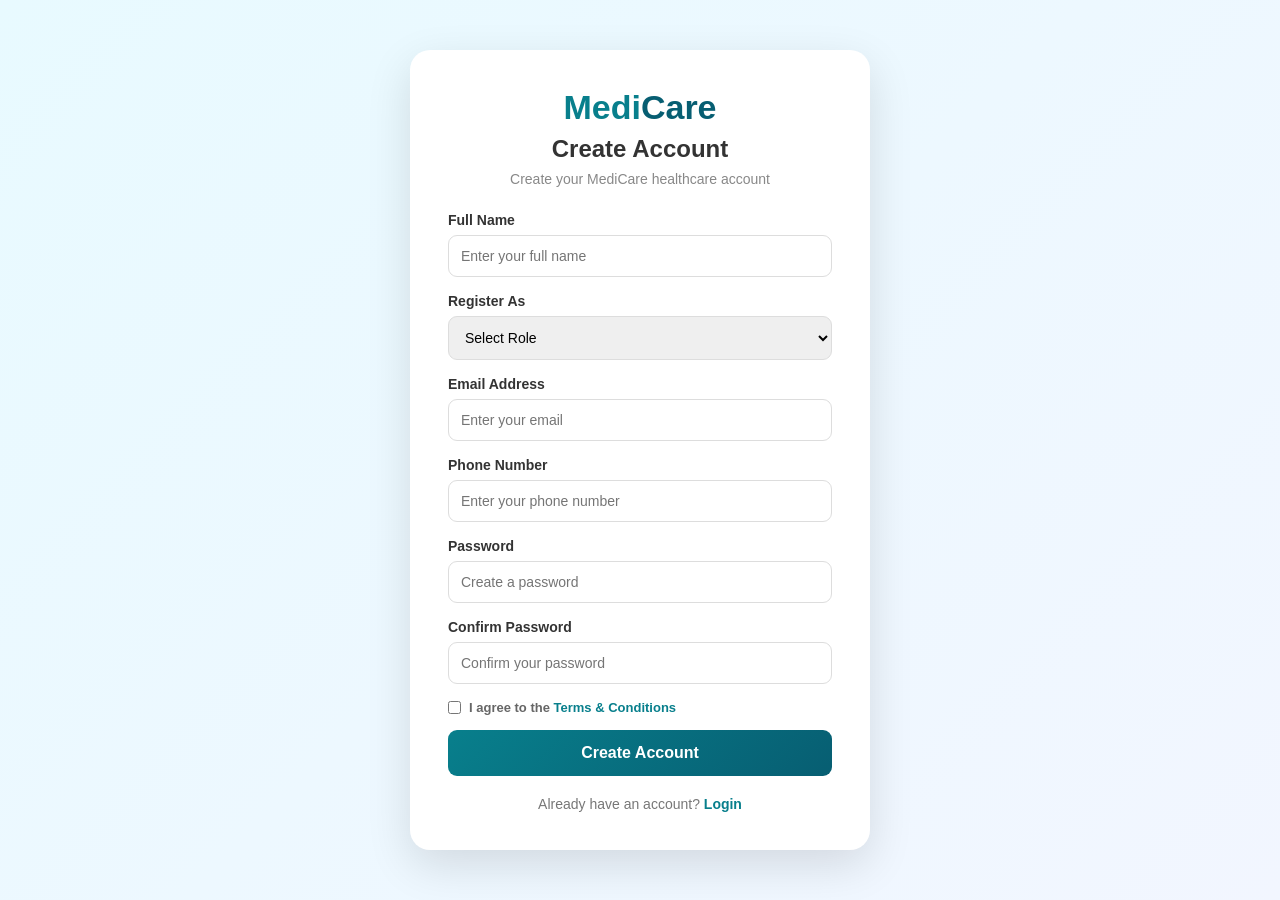
<file: register.html>
<!DOCTYPE html>
<html lang="en">
<head>
    <meta charset="UTF-8">
    <meta name="viewport" content="width=device-width, initial-scale=1.0">
    <title>MediCare - Register</title>

    <style>
        * {
            margin: 0;
            padding: 0;
            box-sizing: border-box;
            font-family: Arial, sans-serif;
        }

        body {
            min-height: 100vh;
            display: flex;
            justify-content: center;
            align-items: center;
            background: linear-gradient(135deg, #e8faff, #f2f6ff);
            padding: 25px;
        }

        .register-container {
            width: 460px;
            max-width: 100%;
            background: white;
            padding: 38px;
            border-radius: 20px;
            box-shadow: 0 15px 45px rgba(0, 0, 0, 0.12);
        }

        .logo {
            text-align: center;
            font-size: 34px;
            font-weight: bold;
            color: #087f8c;
            margin-bottom: 8px;
        }

        .logo span {
            color: #075e72;
        }

        h2 {
            text-align: center;
            color: #333;
            margin-bottom: 8px;
        }

        .subtitle {
            text-align: center;
            color: #888;
            font-size: 14px;
            margin-bottom: 25px;
        }

        .input-group {
            margin-bottom: 16px;
        }

        label {
            display: block;
            margin-bottom: 7px;
            color: #333;
            font-weight: bold;
            font-size: 14px;
        }

        input,
        select {
            width: 100%;
            padding: 12px;
            border: 1px solid #ddd;
            border-radius: 9px;
            outline: none;
            font-size: 14px;
        }

        input:focus,
        select:focus {
            border-color: #087f8c;
            box-shadow: 0 0 0 3px rgba(8, 127, 140, 0.08);
        }

        .terms {
            display: flex;
            align-items: center;
            gap: 8px;
            margin: 15px 0;
            font-size: 13px;
            color: #666;
        }

        .terms input {
            width: auto;
        }

        .terms a {
            color: #087f8c;
            text-decoration: none;
            font-weight: bold;
        }

        .register-btn {
            width: 100%;
            padding: 14px;
            border: none;
            border-radius: 9px;
            background: linear-gradient(135deg, #087f8c, #075e72);
            color: white;
            font-size: 16px;
            font-weight: bold;
            cursor: pointer;
            transition: 0.3s;
        }

        .register-btn:hover {
            transform: translateY(-2px);
            box-shadow: 0 7px 18px rgba(8, 127, 140, 0.25);
        }

        .login-link {
            text-align: center;
            margin-top: 20px;
            color: #777;
            font-size: 14px;
        }

        .login-link a {
            color: #087f8c;
            font-weight: bold;
            text-decoration: none;
        }

        #message {
            text-align: center;
            margin-top: 15px;
            font-size: 13px;
            font-weight: bold;
        }

        @media (max-width: 500px) {
            .register-container {
                padding: 28px 22px;
            }
        }
    </style>
</head>

<body>

<div class="register-container">

    <div class="logo">
        Medi<span>Care</span>
    </div>

    <h2>Create Account</h2>

    <p class="subtitle">
        Create your MediCare healthcare account
    </p>

    <form id="registerForm">

        <!-- FULL NAME -->
        <div class="input-group">
            <label>Full Name</label>

            <input
                type="text"
                id="name"
                placeholder="Enter your full name"
                required
            >
        </div>

        <!-- ROLE -->
        <div class="input-group">
            <label>Register As</label>

            <select id="role" required>
                <option value="">Select Role</option>
                <option value="patient">Patient</option>
                <option value="doctor">Doctor</option>
            </select>
        </div>

        <!-- EMAIL -->
        <div class="input-group">
            <label>Email Address</label>

            <input
                type="email"
                id="email"
                placeholder="Enter your email"
                required
            >
        </div>

        <!-- PHONE -->
        <div class="input-group">
            <label>Phone Number</label>

            <input
                type="tel"
                id="phone"
                placeholder="Enter your phone number"
                pattern="[0-9]{10}"
                required
            >
        </div>

        <!-- PASSWORD -->
        <div class="input-group">
            <label>Password</label>

            <input
                type="password"
                id="password"
                placeholder="Create a password"
                minlength="6"
                required
            >
        </div>

        <!-- CONFIRM PASSWORD -->
        <div class="input-group">
            <label>Confirm Password</label>

            <input
                type="password"
                id="confirmPassword"
                placeholder="Confirm your password"
                required
            >
        </div>

        <!-- TERMS -->
        <label class="terms">
            <input type="checkbox" id="terms" required>

            <span>
                I agree to the
                <a href="#">Terms & Conditions</a>
            </span>
        </label>

        <button type="submit" class="register-btn">
            Create Account
        </button>

    </form>

    <p id="message"></p>

    <div class="login-link">
        Already have an account?
        <a href="index.html">Login</a>
    </div>

</div>


<script>

    document.getElementById("registerForm").addEventListener("submit", function(e) {

        e.preventDefault();

        const name = document.getElementById("name").value.trim();
        const role = document.getElementById("role").value;
        const email = document.getElementById("email").value.trim();
        const phone = document.getElementById("phone").value.trim();
        const password = document.getElementById("password").value;
        const confirmPassword =
            document.getElementById("confirmPassword").value;

        const message = document.getElementById("message");

        // PASSWORD CHECK

        if (password !== confirmPassword) {

            message.style.color = "red";
            message.textContent = "Passwords do not match.";

            return;
        }

        // SAVE USER

        const user = {
            name: name,
            role: role,
            email: email,
            phone: phone,
            password: password
        };

        localStorage.setItem(
            "medicareRegisteredUser",
            JSON.stringify(user)
        );

        message.style.color = "green";
        message.textContent = "Account created successfully!";

        // REDIRECT TO LOGIN

        setTimeout(() => {

            window.location.href = "index.html";

        }, 1200);

    });

</script>

</body>
</html>
</file>
